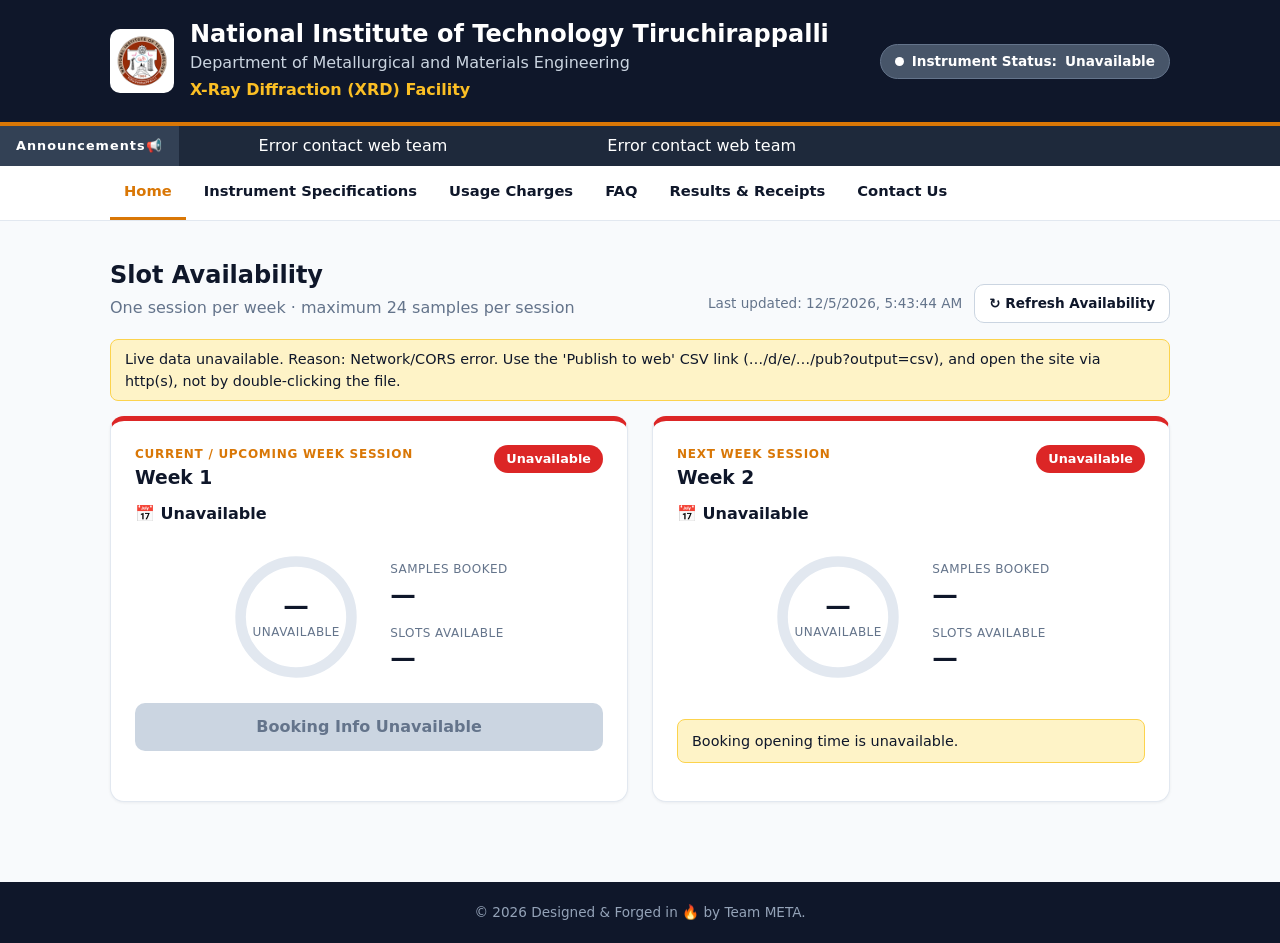
<file: index.html>
<!DOCTYPE html>
<html lang="en">
<head>
  <meta charset="UTF-8">
  <meta name="viewport" content="width=device-width, initial-scale=1">
  <!-- Security: restricts which domains the page may load scripts, styles, frames and data from -->
  <meta http-equiv="Content-Security-Policy" content="default-src 'self'; script-src 'self' https://docs.google.com; connect-src https://docs.google.com https://*.googleusercontent.com; style-src 'self' 'unsafe-inline' https://fonts.googleapis.com; font-src https://fonts.gstatic.com; img-src 'self' data:; object-src 'none'; base-uri 'self'; form-action 'none'">
  <meta name="referrer" content="strict-origin-when-cross-origin">
  <title>XRD Facility — Slot Booking</title>
  <meta name="description" content="Book X-ray Diffraction (XRD) analysis slots at the central research facility.">
  <meta name="theme-color" content="#0f172a">
  <!-- Social sharing preview (replace og:image with a full https:// URL after deployment) -->
  <meta property="og:type" content="website">
  <meta property="og:title" content="XRD Facility — Slot Booking">
  <meta property="og:description" content="Book X-ray Diffraction (XRD) analysis slots at the central research facility.">
  <meta property="og:image" content="assets/img/logo.png">
  <link rel="icon" href="assets/img/favicon.svg" type="image/svg+xml">
  <!-- Fonts: only the weights used on the site -->
  <link rel="preconnect" href="https://fonts.googleapis.com">
  <link rel="preconnect" href="https://fonts.gstatic.com" crossorigin>
  <link href="https://fonts.googleapis.com/css2?family=Inter:wght@400;600;700;800&display=swap" rel="stylesheet">
  <link rel="stylesheet" href="css/styles.css">
</head>
<body class="home-page">
  <!-- HEADER: logo, institute name and facility title (edit directly here; status badge is filled from the Google Sheet) -->
  <header class="site-header">
    <div class="container header-inner">
      <div class="brand">
        <img class="logo" src="assets/img/logo.png" width="64" height="64" alt="Institute logo">
        <div>
          <h1>National Institute of Technology Tiruchirappalli</h1>
          <p class="dept">Department of Metallurgical and Materials Engineering</p>
          <p class="facility">X-Ray Diffraction (XRD) Facility</p>
        </div>
      </div>
      <span id="statusPill" class="status-pill"><span class="dot"></span>Instrument Status: <span id="statusText">Loading…</span></span>
    </div>
  </header>

  <!-- ANNOUNCEMENT TICKER: text comes from the Alert_Message column (the 2nd span is a copy for a seamless loop) -->
  <div class="ticker" role="region" aria-label="Announcements">
    <span class="ticker-label">Announcements📢</span>
    <div class="ticker-viewport">
      <div class="ticker-track">
        <span id="tickerText"></span>
        <span id="tickerText2" aria-hidden="true"></span>
      </div>
    </div>
  </div>
  
  <!-- NAVIGATION -->
  <nav class="nav" aria-label="Main">
    <div class="container nav-inner">
      <button class="nav-toggle" type="button" aria-expanded="false" aria-controls="navLinks">☰ Menu</button>
      <ul id="navLinks" class="nav-links">
        <li><a href="index.html" aria-current="page">Home</a></li>
        <li><a href="instrument.html">Instrument Specifications</a></li>
        <li><a href="charges.html">Usage Charges</a></li>
        <li><a href="faq.html">FAQ</a></li>
        <li><a href="results.html">Results &amp; Receipts</a></li>
        <li><a href="contact.html">Contact Us</a></li>
      </ul>
    </div>
  </nav>

  <!-- MAIN CONTENT -->
  <main class="container">
    <!-- SLOT AVAILABILITY: the two cards are filled in by js/script.js -->
    <section aria-labelledby="availHeading">
      <div class="section-head">
        <div>
          <h2 id="availHeading">Slot Availability</h2>
          <p class="muted">One session per week · maximum 24 samples per session</p>
        </div>
        <div class="refresh">
          <span id="lastUpdated" class="muted">Last updated: —</span>
          <button id="refreshBtn" class="btn secondary" type="button">↻ Refresh Availability</button>
        </div>
      </div>
      <p id="demoNote" class="demo-note" hidden>Server unreachable</p>
      <div class="cards">
        <article id="card1" class="card session"></article>
        <article id="card2" class="card session"></article>
      </div>
    </section>

  </main>

  <!-- FOOTER -->
  <footer class="site-footer">
    <div class="container">&copy; <span id="year"></span> Designed & Forged in 🔥 by Team META.</div>
  </footer>

  <!-- PRE-BOOKING MODAL -->
  <div id="modal" class="modal" hidden>
    <div class="modal-box" role="dialog" aria-modal="true" aria-labelledby="modalTitle">
      <h3 id="modalTitle">Before you book</h3>
      <p class="muted">Please confirm all three items to continue to the booking form.</p>
      <label class="check"><input type="checkbox" class="confirm-check"> <span>My sample meets the dimension / powder fineness requirements (≤ 50 µm powder; flat solids within size limits).</span></label>
      <label class="check"><input type="checkbox" class="confirm-check"> <span>My sample is safe: non-corrosive, non-toxic, non-radioactive and non-volatile.</span></label>
      <label class="check"><input type="checkbox" class="confirm-check"> <span>I agree to physically drop off my sample before the stated deadline once my booking got confirmed.</span></label>
      <div class="modal-actions">
        <button id="cancelBtn" class="btn secondary" type="button">Cancel</button>
        <button id="proceedBtn" class="btn" type="button" disabled>Proceed to Booking Form</button>
      </div>
    </div>
  </div>

  <script src="js/nav.js" defer></script>
  <script src="js/script.js" defer></script>
</body>
</html>
</file>
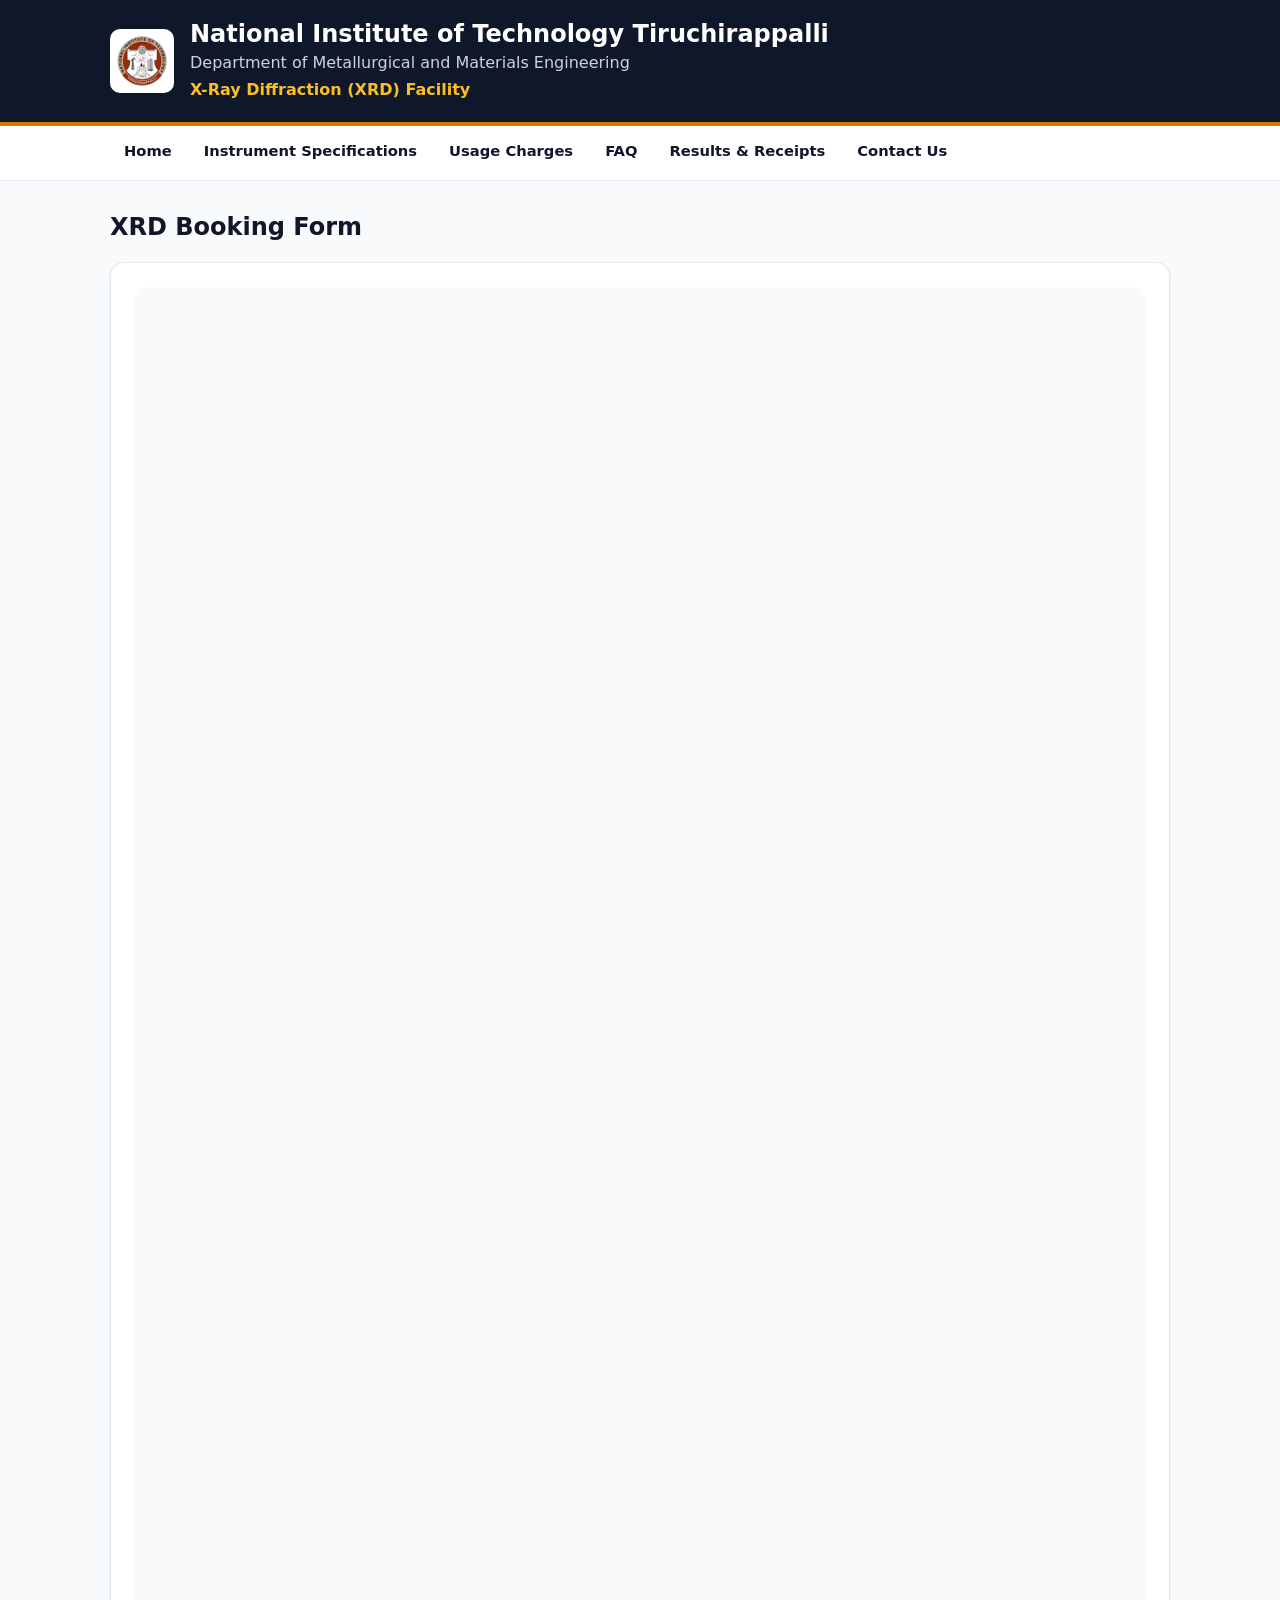
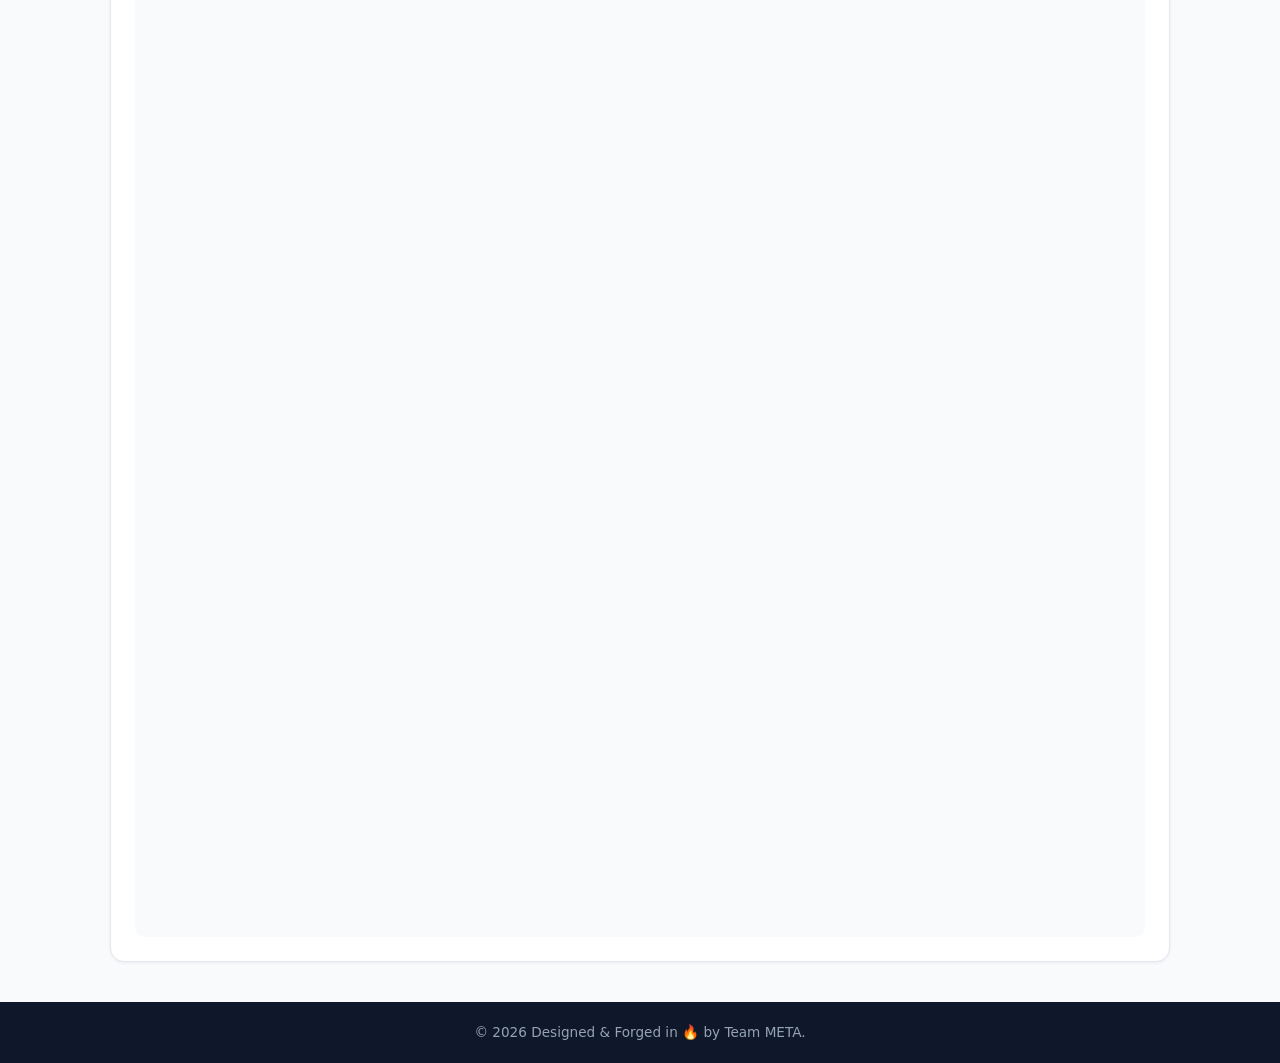
<file: booking.html>
<!DOCTYPE html>
<html lang="en">
<head>
  <meta charset="UTF-8">
  <meta name="viewport" content="width=device-width, initial-scale=1">
  <!-- Security: restricts which domains the page may load scripts, styles, frames and data from -->
  <meta http-equiv="Content-Security-Policy" content="default-src 'self'; script-src 'self'; style-src 'self' 'unsafe-inline' https://fonts.googleapis.com; font-src https://fonts.gstatic.com; img-src 'self' data:; frame-src https://forms.office.com https://forms.cloud.microsoft https://*.microsoft.com https://*.office.com https://login.microsoftonline.com; object-src 'none'; base-uri 'self'; form-action 'none'">
  <meta name="referrer" content="strict-origin-when-cross-origin">
  <title>Book a Session — XRD Facility</title>
  <meta name="description" content="XRD Online Form">
  <meta name="theme-color" content="#0f172a">
  <!-- Social sharing preview (replace og:image with a full https:// URL after deployment) -->
  <meta property="og:type" content="website">
  <meta property="og:title" content="Book a Session — XRD Facility">
  <meta property="og:description" content="XRD Online Form">
  <meta property="og:image" content="assets/img/logo.png">
  <link rel="icon" href="assets/img/favicon.svg" type="image/svg+xml">
  <!-- Fonts: only the weights used on the site -->
  <link rel="preconnect" href="https://fonts.googleapis.com">
  <link rel="preconnect" href="https://fonts.gstatic.com" crossorigin>
  <link href="https://fonts.googleapis.com/css2?family=Inter:wght@400;600;700;800&display=swap" rel="stylesheet">
  <link rel="stylesheet" href="css/styles.css">
</head>
<body>
  <!-- HEADER + NAV: keep identical on every page (edit institute text here) -->
  <header class="site-header">
    <div class="container header-inner">
      <div class="brand">
        <img class="logo" src="assets/img/logo.png" width="64" height="64" alt="Institute logo">
        <div>
          <h1>National Institute of Technology Tiruchirappalli</h1>
          <p class="dept">Department of Metallurgical and Materials Engineering</p>
          <p class="facility">X-Ray Diffraction (XRD) Facility</p>
        </div>
      </div>
    </div>
  </header>

  <!-- NAVIGATION -->
  <nav class="nav" aria-label="Main">
    <div class="container nav-inner">
      <button class="nav-toggle" type="button" aria-expanded="false" aria-controls="navLinks">☰ Menu</button>
      <ul id="navLinks" class="nav-links">
        <li><a href="index.html">Home</a></li>
        <li><a href="instrument.html">Instrument Specifications</a></li>
        <li><a href="charges.html">Usage Charges</a></li>
        <li><a href="faq.html">FAQ</a></li>
        <li><a href="results.html">Results &amp; Receipts</a></li>
        <li><a href="contact.html">Contact Us</a></li>
      </ul>
    </div>
  </nav>

  <!-- MAIN CONTENT -->
<main class="container">
  <div class="page-title">
    <h2>XRD Booking Form</h2>
  </div>

  <div class="card embed" id="bookingForm">
        <!-- Replace the src below with your Microsoft Form's embed URL (Share > Embed) -->
      <iframe
        src="https://forms.cloud.microsoft/Pages/ResponsePage.aspx?id=p1CEoozbM0yRKkQzEbIt24HXgw1mc2dHkZ3KvmFTnWJUMEdJVlhYQjRHWDNQUTNBRUtNTVdXV0xOVi4u&embed=true"
        width="100%" height="1800"
  frameborder="0" 
  marginwidth="0" 
  marginheight="0" 
  title="Transaction details form" loading="lazy"
  style="border:none; max-width:100%;"
  allowfullscreen
  webkitallowfullscreen 
  mozallowfullscreen 
  msallowfullscreen>
</iframe>
    </div> 
  </main>

  <!-- FOOTER -->
  <footer class="site-footer">
    <div class="container">&copy; <span id="year"></span> Designed & Forged in 🔥 by Team META.</div>
  </footer>
  <script src="js/nav.js" defer></script>
</body>
</html>
</file>
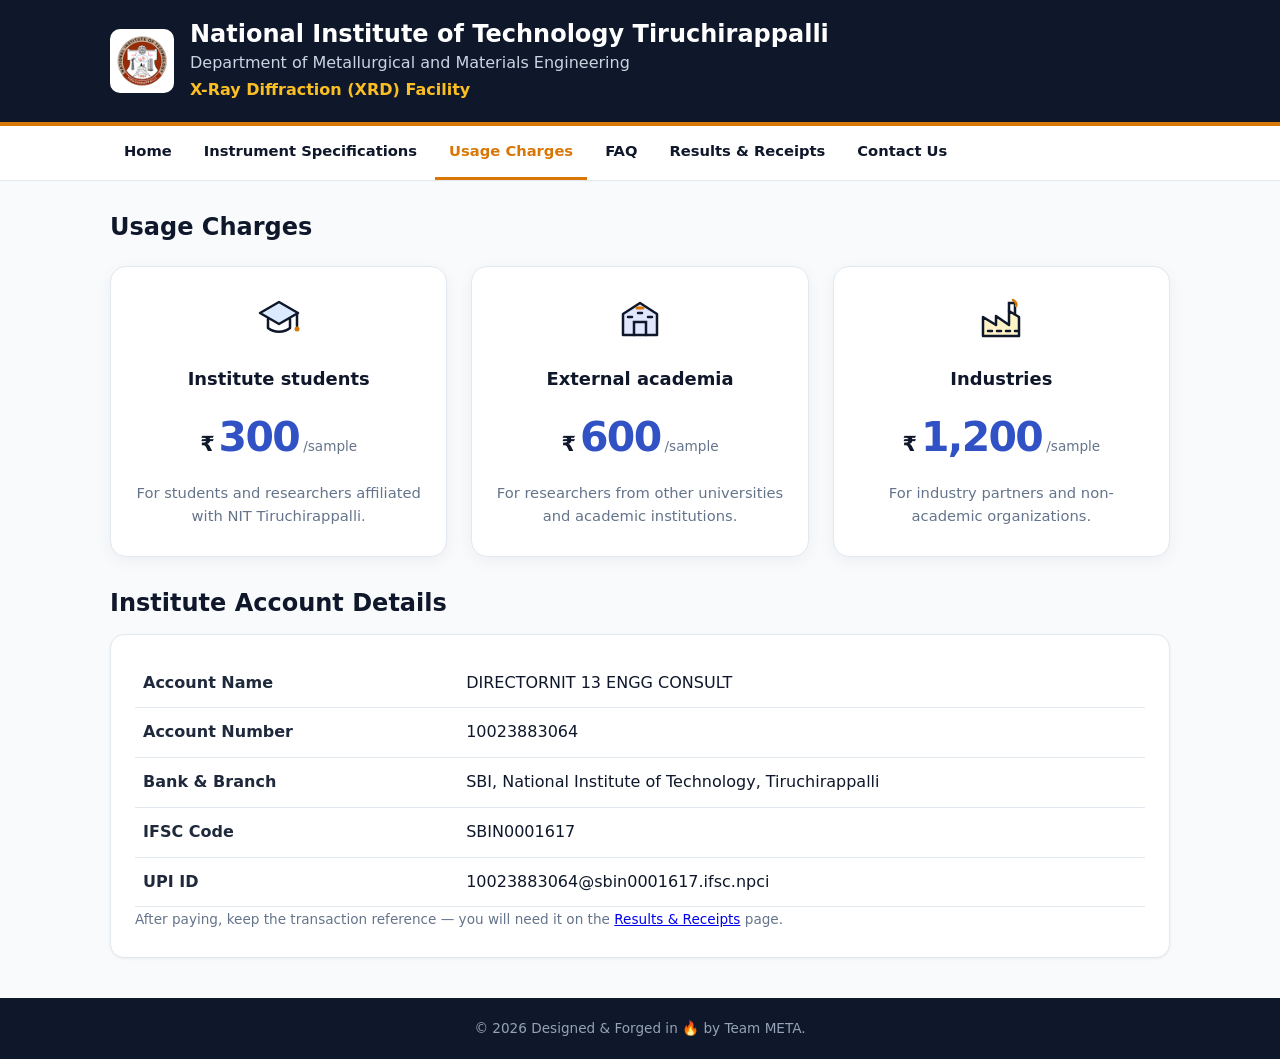
<file: charges.html>
<!DOCTYPE html>
<html lang="en">
<head>
  <meta charset="UTF-8">
  <meta name="viewport" content="width=device-width, initial-scale=1">
  <!-- Security: restricts which domains the page may load scripts, styles, frames and data from -->
  <meta http-equiv="Content-Security-Policy" content="default-src 'self'; script-src 'self'; style-src 'self' 'unsafe-inline' https://fonts.googleapis.com; font-src https://fonts.gstatic.com; img-src 'self' data:; object-src 'none'; base-uri 'self'; form-action 'none'">
  <meta name="referrer" content="strict-origin-when-cross-origin">
  <title>Usage Charges — XRD Facility</title>
  <meta name="description" content="Tariff and payment structure for XRD analysis.">
  <meta name="theme-color" content="#0f172a">
  <!-- Social sharing preview (replace og:image with a full https:// URL after deployment) -->
  <meta property="og:type" content="website">
  <meta property="og:title" content="Usage Charges — XRD Facility">
  <meta property="og:description" content="Tariff and payment structure for XRD analysis.">
  <meta property="og:image" content="assets/img/logo.png">
  <link rel="icon" href="assets/img/favicon.svg" type="image/svg+xml">
  <!-- Fonts: only the weights used on the site -->
  <link rel="preconnect" href="https://fonts.googleapis.com">
  <link rel="preconnect" href="https://fonts.gstatic.com" crossorigin>
  <link href="https://fonts.googleapis.com/css2?family=Inter:wght@400;600;700;800&display=swap" rel="stylesheet">
  <link rel="stylesheet" href="css/styles.css">
</head>
<body>
  <!-- HEADER + NAV: keep identical on every page (edit institute text here) -->
  <header class="site-header">
    <div class="container header-inner">
      <div class="brand">
        <img class="logo" src="assets/img/logo.png" width="64" height="64" alt="Institute logo">
        <div>
          <h1>National Institute of Technology Tiruchirappalli</h1>
          <p class="dept">Department of Metallurgical and Materials Engineering</p>
          <p class="facility">X-Ray Diffraction (XRD) Facility</p>
        </div>
      </div>
    </div>
  </header>

  <!-- NAVIGATION -->
  <nav class="nav" aria-label="Main">
    <div class="container nav-inner">
      <button class="nav-toggle" type="button" aria-expanded="false" aria-controls="navLinks">☰ Menu</button>
      <ul id="navLinks" class="nav-links">
        <li><a href="index.html">Home</a></li>
        <li><a href="instrument.html">Instrument Specifications</a></li>
        <li><a href="charges.html" aria-current="page">Usage Charges</a></li>
        <li><a href="faq.html">FAQ</a></li>
        <li><a href="results.html">Results &amp; Receipts</a></li>
        <li><a href="contact.html">Contact Us</a></li>
      </ul>
    </div>
  </nav>

  <!-- MAIN CONTENT -->
  <main class="container">
    <div class="page-title">
      <h2>Usage Charges</h2>
    </div>

    <section class="pricing-grid" aria-label="Usage charges per sample">
      <article class="pricing-card">
        <svg class="pricing-icon" viewBox="0 0 48 48" aria-hidden="true">
          <path d="M5 18 24 7l19 11-19 11L5 18Z" fill="#dbeafe" stroke="currentColor" stroke-width="2.5" stroke-linejoin="round"/>
          <path d="M13 24v9c6 5 16 5 22 0v-9M42 19v12" fill="none" stroke="currentColor" stroke-width="2.5" stroke-linecap="round" stroke-linejoin="round"/>
          <circle cx="42" cy="34" r="2.5" fill="#d97706"/>
        </svg>
        <h3>Institute students</h3>
        <p class="pricing-amount"><span class="currency">₹</span><strong>300</strong><span class="per-sample">/sample</span></p>
        <p class="pricing-description">For students and researchers affiliated with NIT Tiruchirappalli.</p>
      </article>

      <article class="pricing-card">
        <svg class="pricing-icon" viewBox="0 0 48 48" aria-hidden="true">
          <path d="M7 40V19L24 8l17 11v21H7Z" fill="#e0e7ff" stroke="currentColor" stroke-width="2.5" stroke-linejoin="round"/>
          <path d="M18 40V27h12v13M12 22h4m16 0h4M22 18h4" fill="none" stroke="currentColor" stroke-width="2.5" stroke-linecap="round"/>
          <path d="M21 13h6" stroke="#d97706" stroke-width="3" stroke-linecap="round"/>
        </svg>
        <h3>External academia</h3>
        <p class="pricing-amount"><span class="currency">₹</span><strong>600</strong><span class="per-sample">/sample</span></p>
        <p class="pricing-description">For researchers from other universities and academic institutions.</p>
      </article>

      <article class="pricing-card">
        <svg class="pricing-icon" viewBox="0 0 48 48" aria-hidden="true">
          <path d="M6 41V22l13 8V21l13 9V16l10 6v19H6Z" fill="#fef3c7" stroke="currentColor" stroke-width="2.5" stroke-linejoin="round"/>
          <path d="M11 36h4m5 0h4m5 0h4m5 0h2M32 16V8h6v11" fill="none" stroke="currentColor" stroke-width="2.5" stroke-linecap="round"/>
          <path d="M36 5c3 2 4 4 3 6" fill="none" stroke="#d97706" stroke-width="2.5" stroke-linecap="round"/>
        </svg>
        <h3>Industries</h3>
        <p class="pricing-amount"><span class="currency">₹</span><strong>1,200</strong><span class="per-sample">/sample</span></p>
        <p class="pricing-description">For industry partners and non-academic organizations.</p>
      </article>
    </section>
    <section class="payment-section" id="payment" aria-labelledby="paymentHeading">
      <h2 id="paymentHeading">Institute Account Details</h2>
      <div class="two-col">
        <div class="card specs">
          <table><tbody>
            <tr><th scope="row">Account Name</th><td>DIRECTORNIT 13 ENGG CONSULT</td></tr>
            <tr><th scope="row">Account Number</th><td>10023883064</td></tr>
            <tr><th scope="row">Bank &amp; Branch</th><td>SBI, National Institute of Technology, Tiruchirappalli</td></tr>
            <tr><th scope="row">IFSC Code</th><td>SBIN0001617</td></tr>
            <tr><th scope="row">UPI ID</th><td>10023883064@sbin0001617.ifsc.npci</td></tr>
          </tbody></table>
          <p class="muted small">After paying, keep the transaction reference — you will need it on the <a href="results.html">Results &amp; Receipts</a> page.</p>
        </div>
      </div>
    </section>
  </main>

  <!-- FOOTER -->
  <footer class="site-footer">
    <div class="container">&copy; <span id="year"></span> Designed & Forged in 🔥 by Team META.</div>
  </footer>
  <script src="js/nav.js" defer></script>
</body>
</html>
</file>
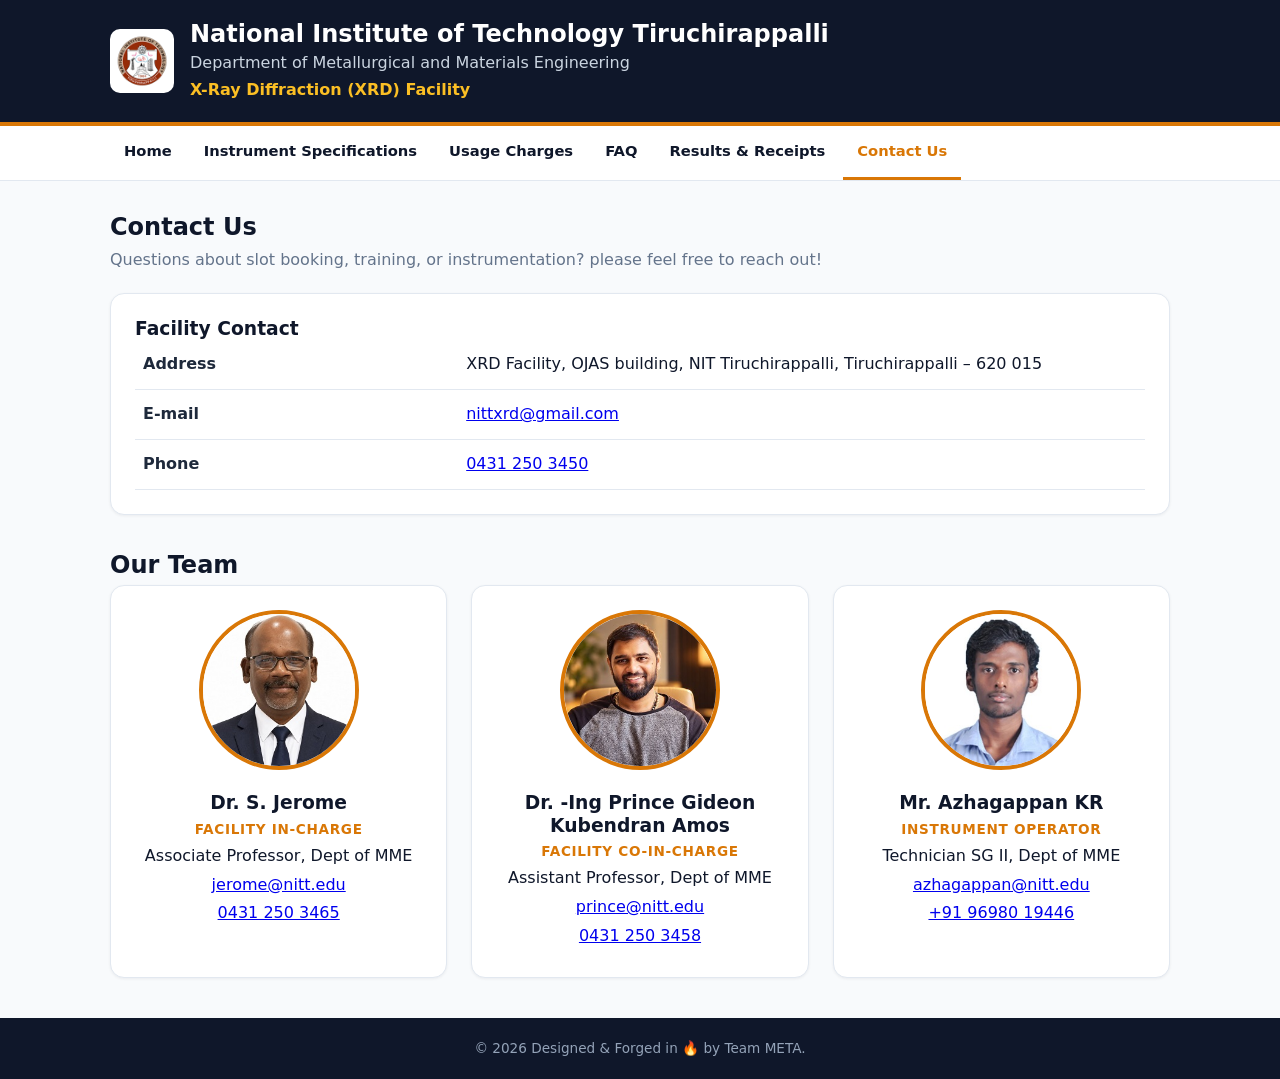
<file: contact.html>
<!DOCTYPE html>
<html lang="en">
<head>
  <meta charset="UTF-8">
  <meta name="viewport" content="width=device-width, initial-scale=1">
  <!-- Security: restricts which domains the page may load scripts, styles, frames and data from -->
  <meta http-equiv="Content-Security-Policy" content="default-src 'self'; script-src 'self'; style-src 'self' 'unsafe-inline' https://fonts.googleapis.com; font-src https://fonts.gstatic.com; img-src 'self' data:; object-src 'none'; base-uri 'self'; form-action 'none'">
  <meta name="referrer" content="strict-origin-when-cross-origin">
  <title>Contact Us — XRD Facility</title>
  <meta name="description" content="Contact details of the XRD facility in-charge and operator.">
  <meta name="theme-color" content="#0f172a">
  <!-- Social sharing preview (replace og:image with a full https:// URL after deployment) -->
  <meta property="og:type" content="website">
  <meta property="og:title" content="Contact Us — XRD Facility">
  <meta property="og:description" content="Contact details of the XRD facility in-charge and operator.">
  <meta property="og:image" content="assets/img/logo.png">
  <link rel="icon" href="assets/img/favicon.svg" type="image/svg+xml">
  <!-- Fonts: only the weights used on the site -->
  <link rel="preconnect" href="https://fonts.googleapis.com">
  <link rel="preconnect" href="https://fonts.gstatic.com" crossorigin>
  <link href="https://fonts.googleapis.com/css2?family=Inter:wght@400;600;700;800&display=swap" rel="stylesheet">
  <link rel="stylesheet" href="css/styles.css">
</head>
<body>
  <!-- HEADER + NAV: keep identical on every page (edit institute text here) -->
  <header class="site-header">
    <div class="container header-inner">
      <div class="brand">
        <img class="logo" src="assets/img/logo.png" width="64" height="64" alt="Institute logo">
        <div>
          <h1>National Institute of Technology Tiruchirappalli</h1>
          <p class="dept">Department of Metallurgical and Materials Engineering</p>
          <p class="facility">X-Ray Diffraction (XRD) Facility</p>
        </div>
      </div>
    </div>
  </header>

  <!-- NAVIGATION -->
  <nav class="nav" aria-label="Main">
    <div class="container nav-inner">
      <button class="nav-toggle" type="button" aria-expanded="false" aria-controls="navLinks">☰ Menu</button>
      <ul id="navLinks" class="nav-links">
        <li><a href="index.html">Home</a></li>
        <li><a href="instrument.html">Instrument Specifications</a></li>
        <li><a href="charges.html">Usage Charges</a></li>
        <li><a href="faq.html">FAQ</a></li>
        <li><a href="results.html">Results &amp; Receipts</a></li>
        <li><a href="contact.html" aria-current="page">Contact Us</a></li>
      </ul>
    </div>
  </nav>

  <!-- MAIN CONTENT -->
  <main class="container">
    <div class="page-title">
      <h2>Contact Us</h2>
      <p>Questions about slot booking, training, or instrumentation? please feel free to reach out!</p>
    </div>

    <div class="card specs">
      <h3>Facility Contact</h3>
      <table><tbody>
        <tr><th scope="row">Address</th><td>XRD Facility, OJAS building, NIT Tiruchirappalli, Tiruchirappalli – 620 015</td></tr>
        <tr><th scope="row">E-mail</th><td><a href="mailto:nittxrd@gmail.com">nittxrd@gmail.com</a></td></tr>
        <tr><th scope="row">Phone</th><td><a href="tel:04312503450">0431 250 3450</a></td></tr>
      </tbody></table>
    </div>

    <h2 class="mt-36">Our Team</h2>
    <div class="people">
      <!-- Replace the img src with real photos,       keep the file names photo1.jpg / photo2.jpg in assets/img/ (square photos work best) -->
      <article class="card person">
        <img src="assets/img/photo1.jpg" width="160" height="160" loading="lazy" alt="Photo of the facility in-charge">
        <h3>Dr. S. Jerome</h3>
        <p class="role">Facility In-charge</p>
        <p>Associate Professor, Dept of MME</p>
        <p><a href="mailto:jerome@nitt.edu">jerome@nitt.edu</a></p>
        <p><a href="tel:04312503465">0431 250 3465</a></p>
      </article>
      <article class="card person">
        <img src="assets/img/photo2.jpg" width="160" height="160" loading="lazy" alt="Photo of the facility Co-in-charge">
        <h3>Dr. -Ing Prince Gideon Kubendran Amos</h3>
        <p class="role">Facility Co-In-charge</p>
        <p>Assistant Professor, Dept of MME</p>
        <p><a href="mailto:prince@nitt.edu">prince@nitt.edu</a></p>
        <p><a href="tel:04312503458">0431 250 3458</a></p>
      </article>
      <article class="card person">
        <img src="assets/img/photo3.jpg" width="160" height="160" loading="lazy" alt="Photo of the instrument operator">
        <h3>Mr. Azhagappan KR</h3>
        <p class="role">Instrument Operator</p>
        <p>Technician SG II, Dept of MME</p>
        <p><a href="mailto:azhagappan@nitt.edu">azhagappan@nitt.edu</a></p>
        <p><a href="tel:+919698019446">+91 96980 19446</a></p>
      </article>
    </div>
  </main>

  <!-- FOOTER -->
  <footer class="site-footer">
    <div class="container">&copy; <span id="year"></span> Designed & Forged in 🔥 by Team META.</div>
  </footer>
  <script src="js/nav.js" defer></script>
</body>
</html>
</file>
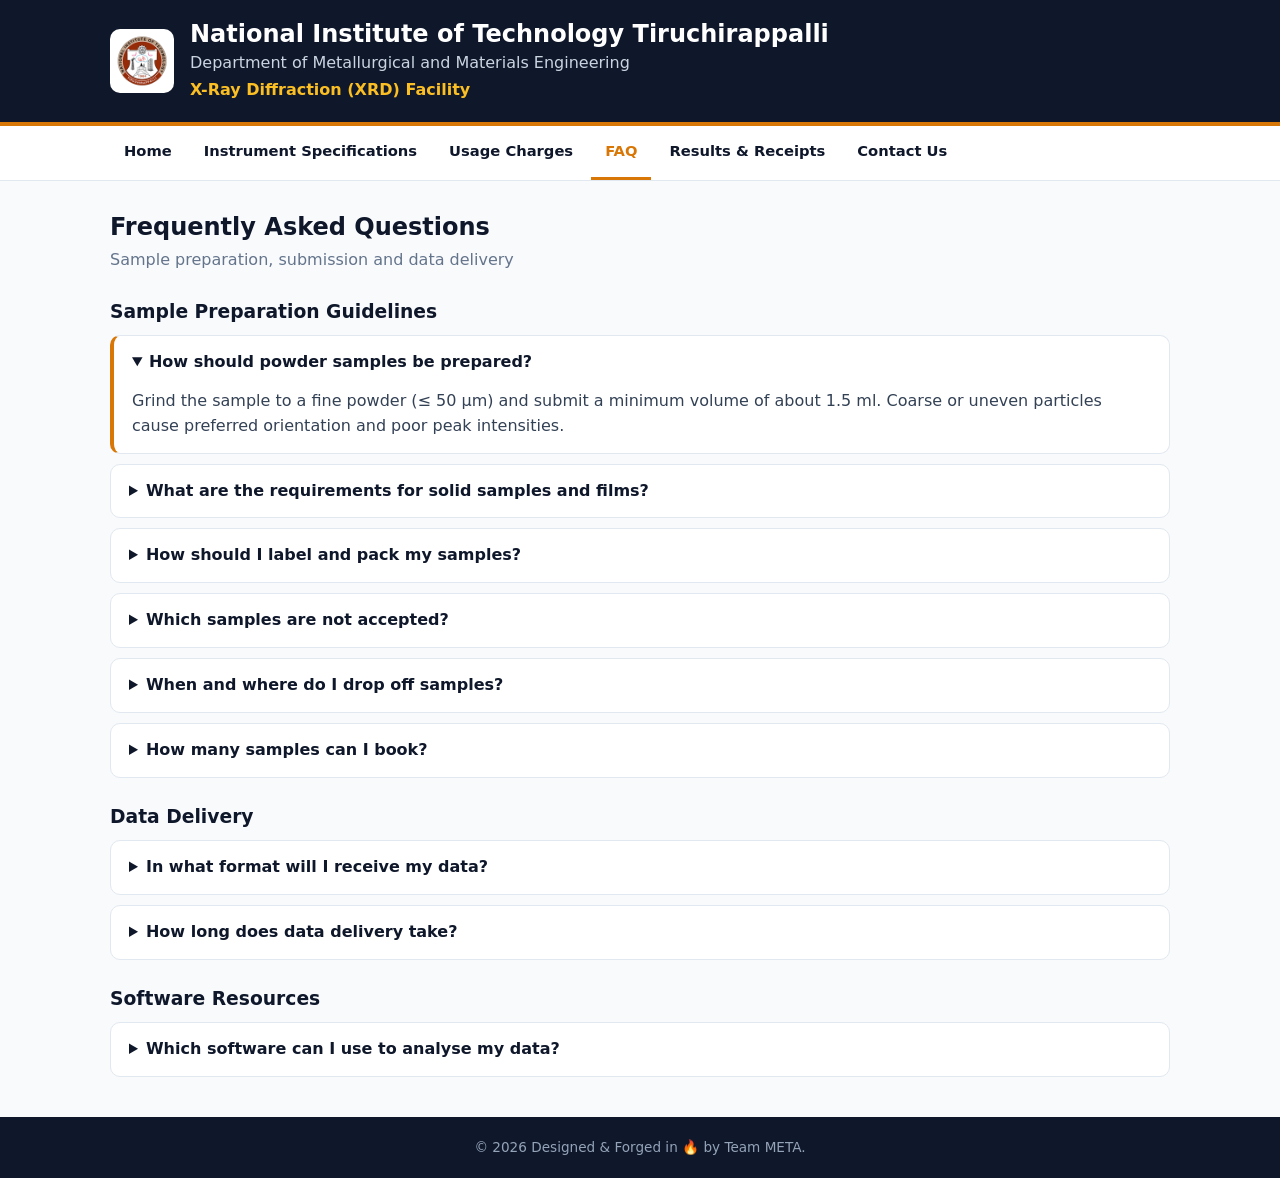
<file: faq.html>
<!DOCTYPE html>
<html lang="en">
<head>
  <meta charset="UTF-8">
  <meta name="viewport" content="width=device-width, initial-scale=1">
  <!-- Security: restricts which domains the page may load scripts, styles, frames and data from -->
  <meta http-equiv="Content-Security-Policy" content="default-src 'self'; script-src 'self'; style-src 'self' 'unsafe-inline' https://fonts.googleapis.com; font-src https://fonts.gstatic.com; img-src 'self' data:; object-src 'none'; base-uri 'self'; form-action 'none'">
  <meta name="referrer" content="strict-origin-when-cross-origin">
  <title>FAQ — XRD Facility</title>
  <meta name="description" content="Frequently asked questions: sample preparation, data delivery and software.">
  <meta name="theme-color" content="#0f172a">
  <!-- Social sharing preview (replace og:image with a full https:// URL after deployment) -->
  <meta property="og:type" content="website">
  <meta property="og:title" content="FAQ — XRD Facility">
  <meta property="og:description" content="Frequently asked questions: sample preparation, data delivery and software.">
  <meta property="og:image" content="assets/img/logo.png">
  <link rel="icon" href="assets/img/favicon.svg" type="image/svg+xml">
  <!-- Fonts: only the weights used on the site -->
  <link rel="preconnect" href="https://fonts.googleapis.com">
  <link rel="preconnect" href="https://fonts.gstatic.com" crossorigin>
  <link href="https://fonts.googleapis.com/css2?family=Inter:wght@400;600;700;800&display=swap" rel="stylesheet">
  <link rel="stylesheet" href="css/styles.css">
</head>
<body>
  <!-- HEADER + NAV: keep identical on every page (edit institute text here) -->
  <header class="site-header">
    <div class="container header-inner">
      <div class="brand">
        <img class="logo" src="assets/img/logo.png" width="64" height="64" alt="Institute logo">
        <div>
          <h1>National Institute of Technology Tiruchirappalli</h1>
          <p class="dept">Department of Metallurgical and Materials Engineering</p>
          <p class="facility">X-Ray Diffraction (XRD) Facility</p>
        </div>
      </div>
    </div>
  </header>

  <!-- NAVIGATION -->
  <nav class="nav" aria-label="Main">
    <div class="container nav-inner">
      <button class="nav-toggle" type="button" aria-expanded="false" aria-controls="navLinks">☰ Menu</button>
      <ul id="navLinks" class="nav-links">
        <li><a href="index.html">Home</a></li>
        <li><a href="instrument.html">Instrument Specifications</a></li>
        <li><a href="charges.html">Usage Charges</a></li>
        <li><a href="faq.html" aria-current="page">FAQ</a></li>
        <li><a href="results.html">Results &amp; Receipts</a></li>
        <li><a href="contact.html">Contact Us</a></li>
      </ul>
    </div>
  </nav>

  <!-- MAIN CONTENT -->
  <main class="container">
    <div class="page-title">
      <h2>Frequently Asked Questions</h2>
      <p>Sample preparation, submission and data delivery</p>
    </div>

    <div class="faq">
      <h3 class="faq-group">Sample Preparation Guidelines</h3>
      <details open>
        <summary>How should powder samples be prepared?</summary>
        <p>Grind the sample to a fine powder (≤ 50 µm) and submit a minimum volume of about 1.5 ml. Coarse or uneven particles cause preferred orientation and poor peak intensities.</p>
      </details>
      <details>
        <summary>What are the requirements for solid samples and films?</summary>
        <p>The surface must be flat and well polished, up to 20 mm × 20 mm with thickness ≤ 5 mm.</p>
      </details>
      <details>
        <summary>How should I label and pack my samples?</summary>
        <p>Pack each sample in a ziplock pouch labelled with the <strong>Applicant Name</strong> exactly as entered in the booking form.</p>
      </details>
      <details>
        <summary>Which samples are not accepted?</summary>
        <p>Corrosive, toxic, radioactive, volatile or hygroscopic-unsealed materials are not accepted.</p>
      </details>
      <details>
        <summary>When and where do I drop off samples?</summary>
        <p>Submit samples physically at the facility before the deadline mentioned in the confirmation e-mail. Late samples roll over to the next session.</p>
      </details>
      <details>
        <summary>How many samples can I book?</summary>
        <p>Each session is capped at 24 samples, so a per-user limit applies to keep slots fair for everyone.</p>
      </details>

      <h3 class="faq-group">Data Delivery</h3>
      <details>
        <summary>In what format will I receive my data?</summary>
        <p>Raw data is supplied as <code>.raw</code> and <code>.txt</code> (2θ vs. intensity) files.</p>
      </details>
      <details>
        <summary>How long does data delivery take?</summary>
        <p>Data is e-mailed to the address given in the booking form, normally within 1–2 working days after the session.</p>
      </details>

      <h3 class="faq-group">Software Resources</h3>
      <details>
        <summary>Which software can I use to analyse my data?</summary>
        <ul>
          <li><strong>Origin / Excel</strong> — plotting the .txt data.</li>
          <li><strong>VESTA</strong> — visualising crystal structures.</li>
          <li><strong>Match! / HighScore / Profex</strong> — phase identification.</li>
          <li><strong>FullProf / GSAS-II</strong> — Rietveld refinement.</li>
        </ul>
      </details>
    </div>
  </main>

  <!-- FOOTER -->
  <footer class="site-footer">
    <div class="container">&copy; <span id="year"></span> Designed & Forged in 🔥 by Team META.</div>
  </footer>
  <script src="js/nav.js" defer></script>
</body>
</html>
</file>
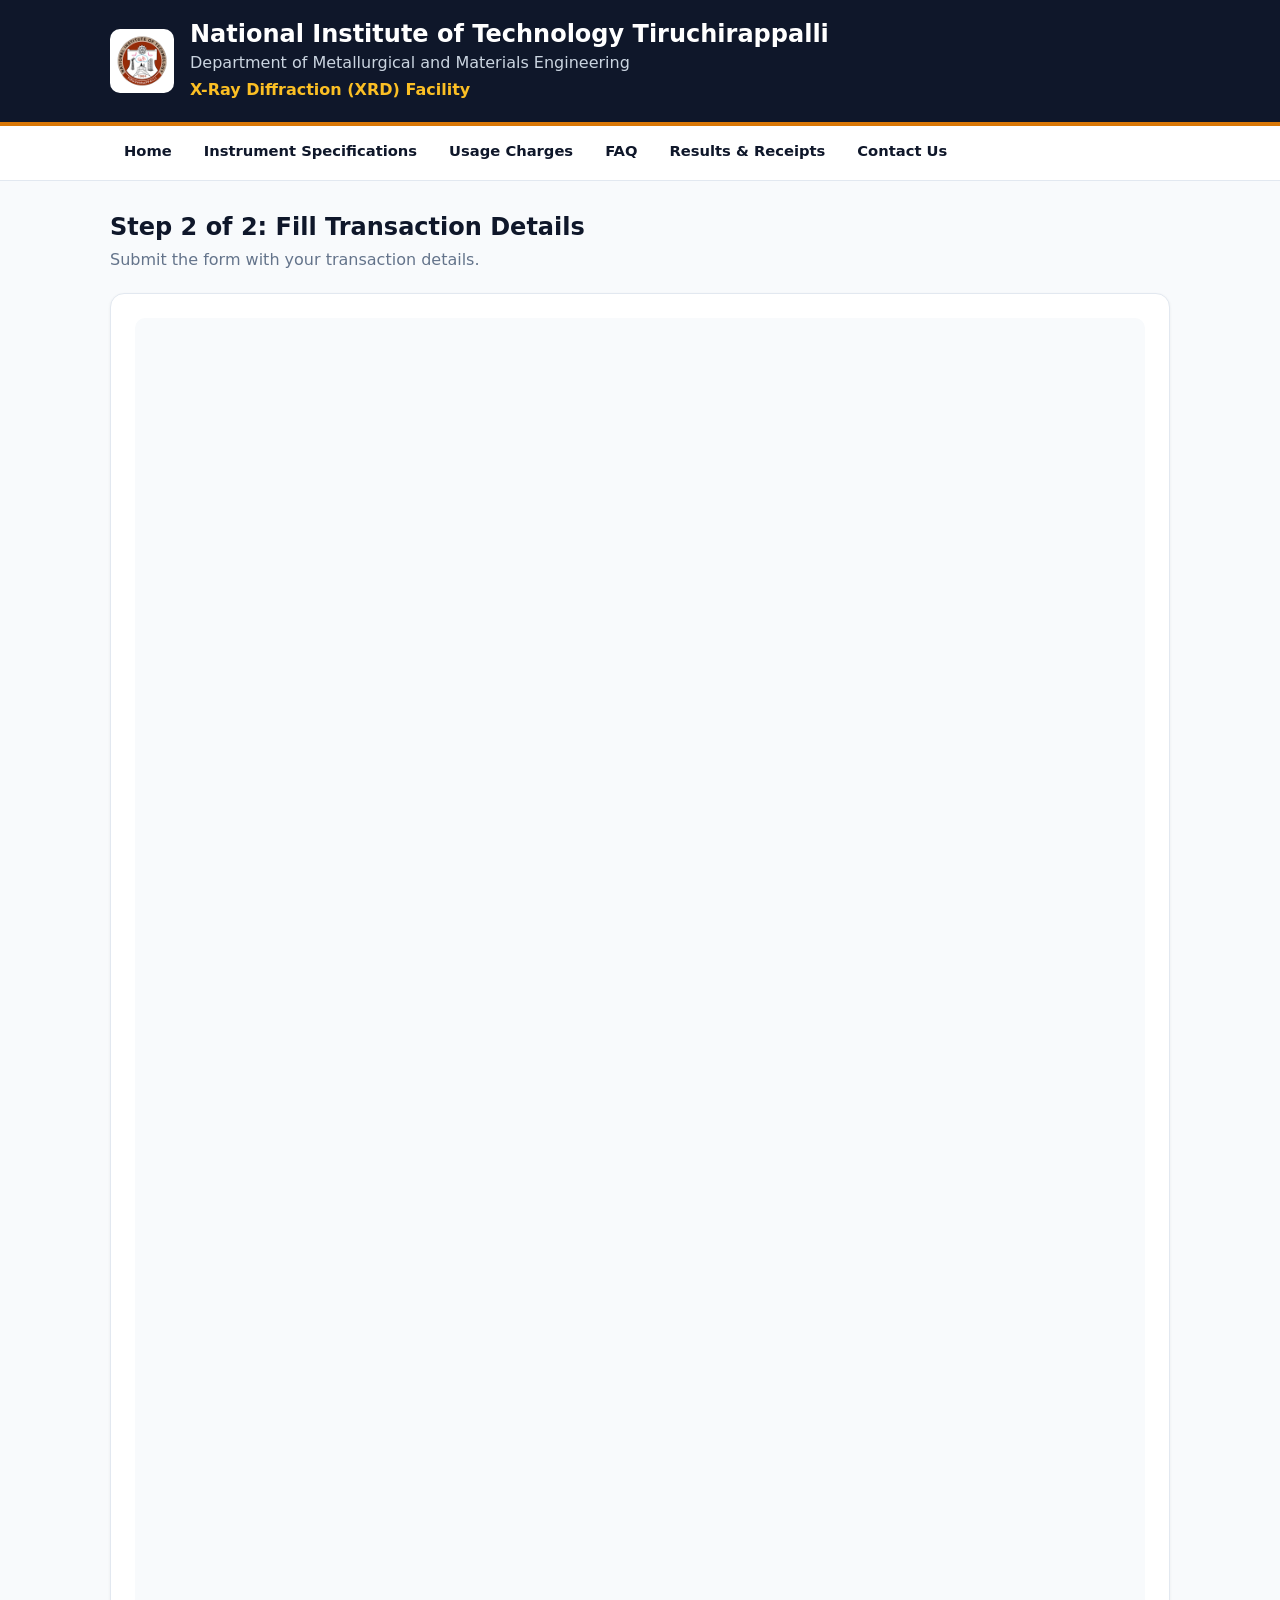
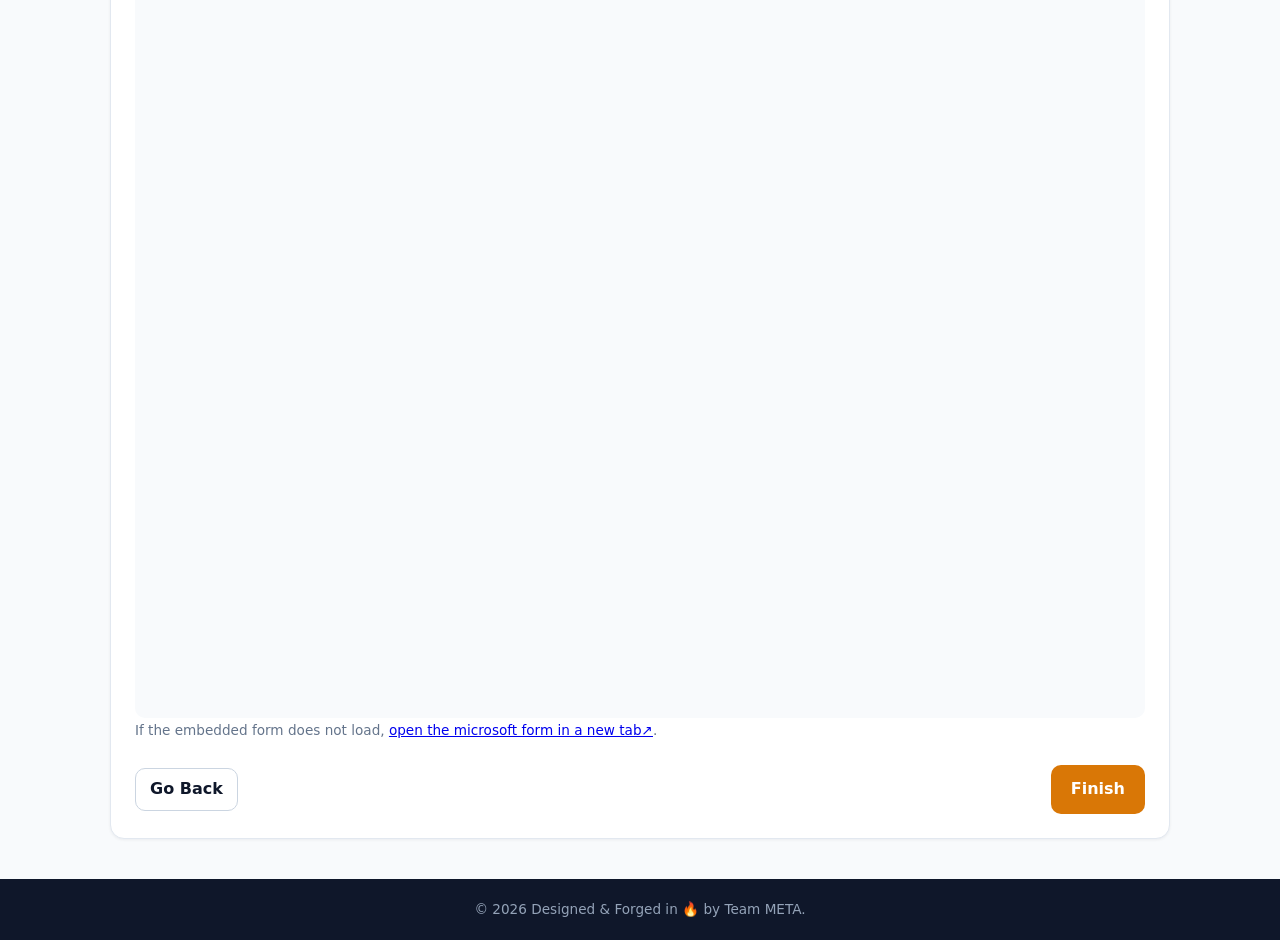
<file: forms.html>
<!DOCTYPE html>
<html lang="en">
<head>
  <meta charset="UTF-8">
  <meta name="viewport" content="width=device-width, initial-scale=1">
  <meta http-equiv="Content-Security-Policy" content="default-src 'self'; script-src 'self'; style-src 'self' 'unsafe-inline' https://fonts.googleapis.com; font-src https://fonts.gstatic.com; img-src 'self' data:; frame-src https://forms.office.com https://forms.cloud.microsoft https://*.microsoft.com https://*.office.com https://login.microsoftonline.com; object-src 'none'; base-uri 'self'; form-action 'none'">
  <meta name="referrer" content="strict-origin-when-cross-origin">
  <meta name="robots" content="noindex">
  <title>Transaction Details — XRD Facility</title>
  <meta name="description" content="Submit transaction details for your XRD results request.">
  <meta name="theme-color" content="#0f172a">
  <link rel="icon" href="assets/img/favicon.svg" type="image/svg+xml">
  <link rel="preconnect" href="https://fonts.googleapis.com">
  <link rel="preconnect" href="https://fonts.gstatic.com" crossorigin>
  <link href="https://fonts.googleapis.com/css2?family=Inter:wght@400;600;700;800&display=swap" rel="stylesheet">
  <link rel="stylesheet" href="css/styles.css">
</head>
<body>
  <header class="site-header">
    <div class="container header-inner">
      <div class="brand">
        <img class="logo" src="assets/img/logo.png" width="64" height="64" alt="Institute logo">
        <div>
          <h1>National Institute of Technology Tiruchirappalli</h1>
          <p class="dept">Department of Metallurgical and Materials Engineering</p>
          <p class="facility">X-Ray Diffraction (XRD) Facility</p>
        </div>
      </div>
    </div>
  </header>

  <nav class="nav" aria-label="Main">
    <div class="container nav-inner">
      <button class="nav-toggle" type="button" aria-expanded="false" aria-controls="navLinks">☰ Menu</button>
      <ul id="navLinks" class="nav-links">
        <li><a href="index.html">Home</a></li>
        <li><a href="instrument.html">Instrument Specifications</a></li>
        <li><a href="charges.html">Usage Charges</a></li>
        <li><a href="faq.html">FAQ</a></li>
        <li><a href="results.html">Results &amp; Receipts</a></li>
        <li><a href="contact.html">Contact Us</a></li>
      </ul>
    </div>
  </nav>

  <main class="container">
    <div class="page-title">
      <h2>Step 2 of 2: Fill Transaction Details</h2>
      <p> Submit the form with your transaction details.</p>
    </div>
    <div class="card embed" id="txnForm">
      <!-- Replace the iframe URL with your Microsoft Form's embed URL if the form changes. -->
      <iframe
        src="https://forms.cloud.microsoft/Pages/ResponsePage.aspx?id=p1CEoozbM0yRKkQzEbIt24HXgw1mc2dHkZ3KvmFTnWJUQzRLRjNVOTdNMzNFUEhDMjIwOTBKN0MyMy4u&amp;embed=true"
        title="Transaction details form" loading="lazy" allowfullscreen></iframe>
      <p class="muted small">If the embedded form does not load, <a href="https://forms.cloud.microsoft/r/tu2kG27AsG" target="_blank" rel="noopener noreferrer">open the microsoft form in a new tab↗</a>.</p>
      <div class="flow-actions">
        <a class="btn secondary" href="upload.html">Go Back</a>
        <button class="btn" id="finishResults" type="button">Finish</button>
      </div>
    </div>
  </main>

  <dialog class="modal-box flow-dialog" id="finishDialog" aria-labelledby="finishTitle" aria-describedby="finishMessage">
    <h3 id="finishTitle">Before you finish</h3>
    <p>Please make sure you have submitted the correct and valid payment screenshot, transaction details in this forms.</p>
    <p id="finishMessage">The results will be emailed post verification of the submitted details within one working day.</p>
    <div class="modal-actions">
      <form method="dialog"><button class="btn secondary" type="submit">Go back</button></form>
      <a class="btn" href="index.html">OK, return home</a>
    </div>
  </dialog>

  <footer class="site-footer">
    <div class="container">&copy; <span id="year"></span> Designed &amp; Forged in 🔥 by Team META.</div>
  </footer>
  <script src="js/nav.js" defer></script>
  <script src="js/results-flow.js" defer></script>
</body>
</html>
</file>
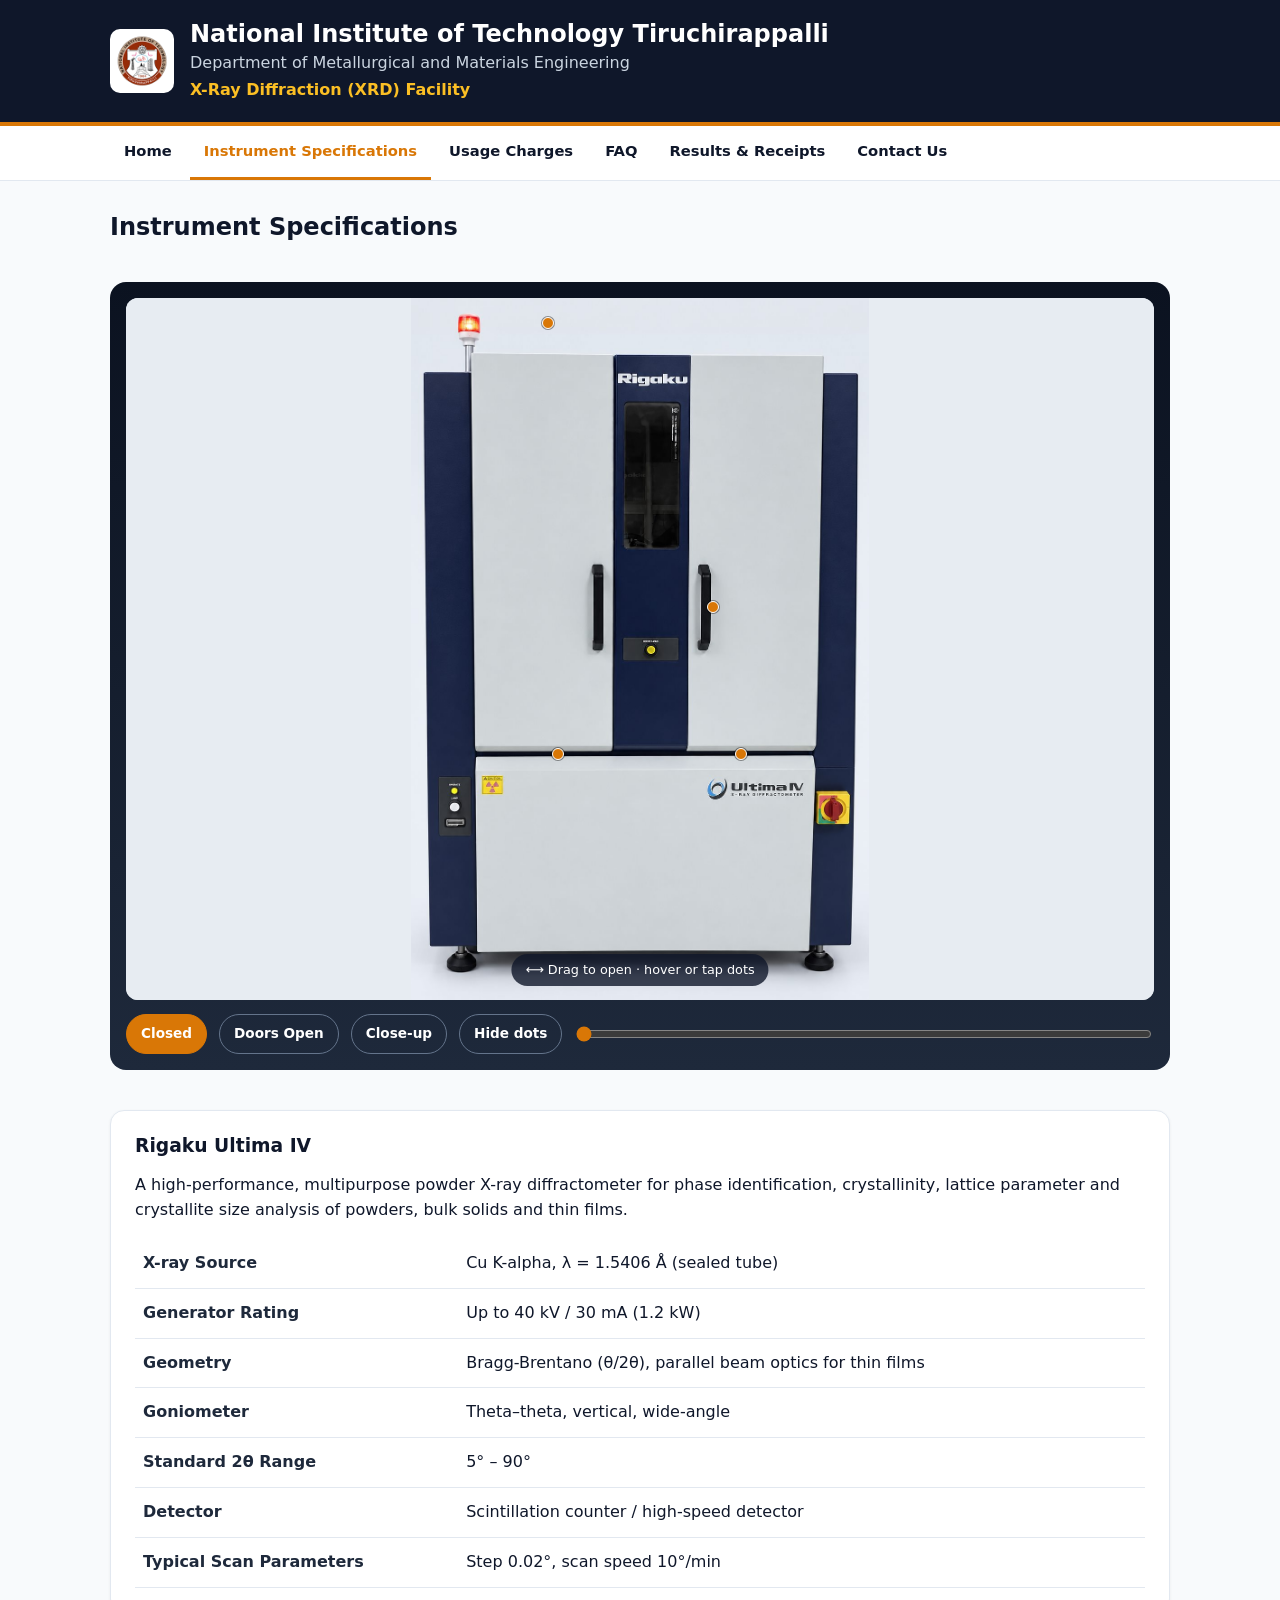
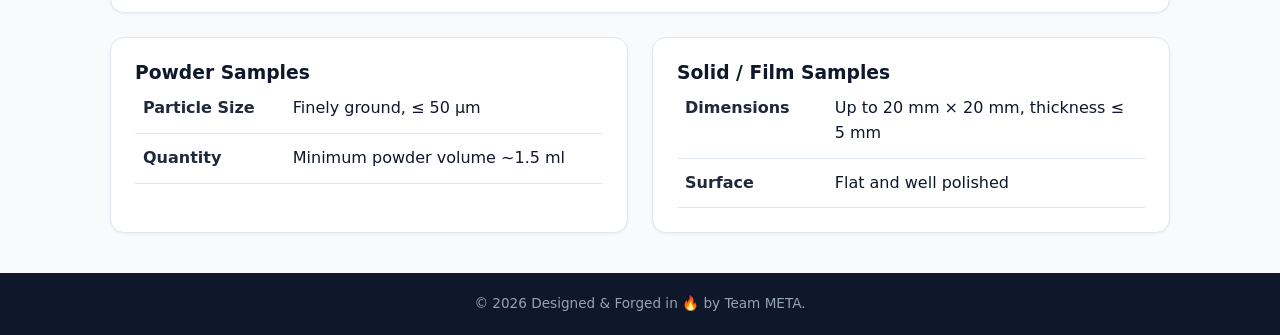
<file: instrument.html>
<!DOCTYPE html>
<html lang="en">
<head>
  <meta charset="UTF-8">
  <meta name="viewport" content="width=device-width, initial-scale=1">
  <!-- Security: restricts which domains the page may load scripts, styles, frames and data from -->
  <meta http-equiv="Content-Security-Policy" content="default-src 'self'; script-src 'self'; style-src 'self' 'unsafe-inline' https://fonts.googleapis.com; font-src https://fonts.gstatic.com; img-src 'self' data:; object-src 'none'; base-uri 'self'; form-action 'none'">
  <meta name="referrer" content="strict-origin-when-cross-origin">
  <title>Instrument Specifications — XRD Facility</title>
  <meta name="description" content="Specifications of the Rigaku Ultima IV X-ray diffractometer and sample requirements.">
  <meta name="theme-color" content="#0f172a">
  <!-- Social sharing preview (replace og:image with a full https:// URL after deployment) -->
  <meta property="og:type" content="website">
  <meta property="og:title" content="Instrument Specifications — XRD Facility">
  <meta property="og:description" content="Specifications of the Rigaku Ultima IV X-ray diffractometer and sample requirements.">
  <meta property="og:image" content="assets/img/logo.png">
  <link rel="icon" href="assets/img/favicon.svg" type="image/svg+xml">
  <!-- Fonts: only the weights used on the site -->
  <link rel="preconnect" href="https://fonts.googleapis.com">
  <link rel="preconnect" href="https://fonts.gstatic.com" crossorigin>
  <link href="https://fonts.googleapis.com/css2?family=Inter:wght@400;600;700;800&display=swap" rel="stylesheet">
  <link rel="stylesheet" href="css/styles.css">
  <link rel="stylesheet" href="css/viewer.css">
</head>
<body>
  <!-- HEADER + NAV: keep identical on every page (edit institute text here) -->
  <header class="site-header">
    <div class="container header-inner">
      <div class="brand">
        <img class="logo" src="assets/img/logo.png" width="64" height="64" alt="Institute logo">
        <div>
          <h1>National Institute of Technology Tiruchirappalli</h1>
          <p class="dept">Department of Metallurgical and Materials Engineering</p>
          <p class="facility">X-Ray Diffraction (XRD) Facility</p>
        </div>
      </div>
    </div>
  </header>

  <!-- NAVIGATION -->
  <nav class="nav" aria-label="Main">
    <div class="container nav-inner">
      <button class="nav-toggle" type="button" aria-expanded="false" aria-controls="navLinks">☰ Menu</button>
      <ul id="navLinks" class="nav-links">
        <li><a href="index.html">Home</a></li>
        <li><a href="instrument.html" aria-current="page">Instrument Specifications</a></li>
        <li><a href="charges.html">Usage Charges</a></li>
        <li><a href="faq.html">FAQ</a></li>
        <li><a href="results.html">Results &amp; Receipts</a></li>
        <li><a href="contact.html">Contact Us</a></li>
      </ul>
    </div>
  </nav>

  <!-- MAIN CONTENT -->
  <main class="container">
    <div class="page-title">
      <h2>Instrument Specifications</h2>
    </div>

    <!-- INTERACTIVE VIEWER: images, dots and popup text are defined in js/viewer.js -->
    <section class="viewer" id="viewer" aria-label="Interactive 3D view of the Rigaku Ultima IV">
      <div class="v-stage">
        <div class="v-rig"></div>
        <div class="v-tip" role="status" aria-live="polite"></div>
        <span class="v-hint">⟷ Drag to open · hover or tap dots</span>
      </div>
      <div class="v-controls">
        <button class="v-btn active" data-t="0" type="button">Closed</button>
        <button class="v-btn" data-t="0.5" type="button">Doors Open</button>
        <button class="v-btn" data-t="1" type="button">Close-up</button>
        <button class="v-btn" id="vDots" type="button" aria-pressed="false">Hide dots</button>
        <input id="vSlider" type="range" min="0" max="100" value="0" aria-label="Open the machine doors and zoom in">
      </div>
    </section>

    <div class="card specs mt-24">
      <h3>Rigaku Ultima IV</h3>
      <p>A high-performance, multipurpose powder X-ray diffractometer for phase identification, crystallinity, lattice parameter and crystallite size analysis of powders, bulk solids and thin films.</p>
      <table>
        <tbody>
          <tr><th scope="row">X-ray Source</th><td>Cu K-alpha, λ = 1.5406 Å (sealed tube)</td></tr>
          <tr><th scope="row">Generator Rating</th><td>Up to 40 kV / 30 mA (1.2 kW)</td></tr>
          <tr><th scope="row">Geometry</th><td>Bragg-Brentano (θ/2θ), parallel beam optics for thin films</td></tr>
          <tr><th scope="row">Goniometer</th><td>Theta–theta, vertical, wide-angle</td></tr>
          <tr><th scope="row">Standard 2θ Range</th><td>5° – 90°</td></tr>
          <tr><th scope="row">Detector</th><td>Scintillation counter / high-speed detector</td></tr>
          <tr><th scope="row">Typical Scan Parameters</th><td>Step 0.02°, scan speed 10°/min</td></tr>
        </tbody>
      </table>
    </div>

    <div class="two-col">
      <div class="card specs">
        <h3>Powder Samples</h3>
        <table><tbody>
          <tr><th scope="row">Particle Size</th><td>Finely ground, ≤ 50 µm</td></tr>
          <tr><th scope="row">Quantity</th><td>Minimum powder volume ~1.5 ml</td></tr>
        </tbody></table>
      </div>
      <div class="card specs">
        <h3>Solid / Film Samples</h3>
        <table><tbody>
          <tr><th scope="row">Dimensions</th><td>Up to 20 mm × 20 mm, thickness ≤ 5 mm</td></tr>
          <tr><th scope="row">Surface</th><td>Flat and well polished</td></tr>
        </tbody></table>
      </div>
    </div>
  </main>

  <!-- FOOTER -->
  <footer class="site-footer">
    <div class="container">&copy; <span id="year"></span> Designed & Forged in 🔥 by Team META.</div>
  </footer>
  <script src="js/nav.js" defer></script>
  <script src="js/viewer.js" defer></script>
</body>
</html>
</file>
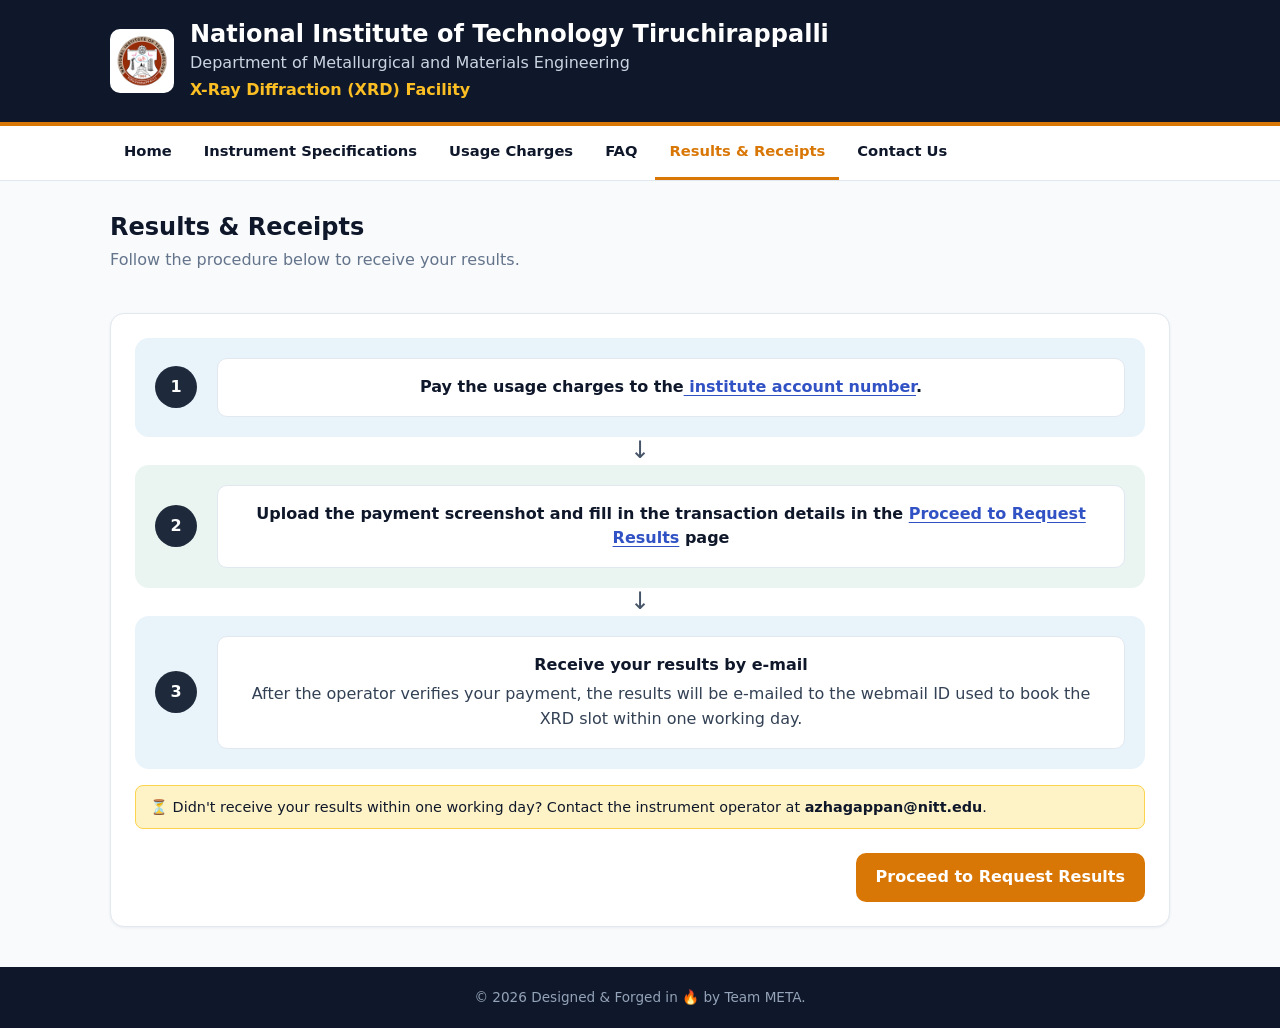
<file: results.html>
<!DOCTYPE html>
<html lang="en">
<head>
  <meta charset="UTF-8">
  <meta name="viewport" content="width=device-width, initial-scale=1">
  <!-- Security: restricts which domains the page may load scripts, styles, frames and data from -->
  <meta http-equiv="Content-Security-Policy" content="default-src 'self'; script-src 'self'; style-src 'self' 'unsafe-inline' https://fonts.googleapis.com; font-src https://fonts.gstatic.com; img-src 'self' data:; frame-src https://forms.office.com https://forms.cloud.microsoft https://*.microsoft.com https://*.office.com https://login.microsoftonline.com; object-src 'none'; base-uri 'self'; form-action 'none'">
  <meta name="referrer" content="strict-origin-when-cross-origin">
  <title>Results &amp; Receipts — XRD Facility</title>
  <meta name="description" content="Submit payment receipts and retrieve results.">
  <meta name="theme-color" content="#0f172a">
  <!-- Social sharing preview (replace og:image with a full https:// URL after deployment) -->
  <meta property="og:type" content="website">
  <meta property="og:title" content="Results &amp; Receipts — XRD Facility">
  <meta property="og:description" content="Submit payment receipts and retrieve results.">
  <meta property="og:image" content="assets/img/logo.png">
  <link rel="icon" href="assets/img/favicon.svg" type="image/svg+xml">
  <!-- Fonts: only the weights used on the site -->
  <link rel="preconnect" href="https://fonts.googleapis.com">
  <link rel="preconnect" href="https://fonts.gstatic.com" crossorigin>
  <link href="https://fonts.googleapis.com/css2?family=Inter:wght@400;600;700;800&display=swap" rel="stylesheet">
  <link rel="stylesheet" href="css/styles.css">
</head>
<body>
  <!-- HEADER + NAV: keep identical on every page (edit institute text here) -->
  <header class="site-header">
    <div class="container header-inner">
      <div class="brand">
        <img class="logo" src="assets/img/logo.png" width="64" height="64" alt="Institute logo">
        <div>
          <h1>National Institute of Technology Tiruchirappalli</h1>
          <p class="dept">Department of Metallurgical and Materials Engineering</p>
          <p class="facility">X-Ray Diffraction (XRD) Facility</p>
        </div>
      </div>
    </div>
  </header>

  <!-- NAVIGATION -->
  <nav class="nav" aria-label="Main">
    <div class="container nav-inner">
      <button class="nav-toggle" type="button" aria-expanded="false" aria-controls="navLinks">☰ Menu</button>
      <ul id="navLinks" class="nav-links">
        <li><a href="index.html">Home</a></li>
        <li><a href="instrument.html">Instrument Specifications</a></li>
        <li><a href="charges.html">Usage Charges</a></li>
        <li><a href="faq.html">FAQ</a></li>
        <li><a href="results.html" aria-current="page">Results &amp; Receipts</a></li>
        <li><a href="contact.html">Contact Us</a></li>
      </ul>
    </div>
  </nav>

  <!-- MAIN CONTENT -->
  <main class="container">
       <div class="page-title">
      <h2>Results &amp; Receipts</h2>
      <p>Follow the procedure below to receive your results.</p>
    </div>

    <!-- PROCEDURE: 3 steps the user must follow -->
    <section class="card steps-card" aria-label="Steps to request results">
      <ol class="steps">
        <li>
          <div class="step-content">
            <strong>Pay the usage charges to the<a href="charges.html#payment"> institute account number</a>.</strong>
          </div>
        </li>
        <li>
          <div class="step-content">
            <strong>Upload the payment screenshot and fill in the transaction details in the <a id="startResultsLink" href="#startResults">Proceed to Request Results</a> page</strong>
          </div>
        </li>
        <li>
          <div class="step-content">
            <strong>Receive your results by e-mail</strong>
            <p>After the operator verifies your payment, the results will be e-mailed to the webmail ID used to book the XRD slot within one working day.</p>
          </div>
        </li>
      </ol>
      <p class="notice">⏳ Didn't receive your results within one working day? Contact the instrument operator at <b>azhagappan@nitt.edu</b>.</p>
      <div class="flow-actions flow-actions-end">
        <button class="btn" id="startResults" type="button">Proceed to Request Results</button>
      </div>
    </section>
  </main>

  <dialog class="modal-box flow-dialog" id="paymentDialog" aria-labelledby="paymentTitle">
    <h3 id="paymentTitle">Have you paid the charges to the institute account?</h3>
    <div class="modal-actions">
      <a class="btn secondary" href="charges.html#payment">No, view account details</a>
      <a class="btn" href="upload.html">Yes, Proceed to Request Results</a>
    </div>
    <form class="payment-cancel" method="dialog"><button class="dialog-close" type="submit">Cancel</button></form>
  </dialog>

  <!-- FOOTER -->
  <footer class="site-footer">
    <div class="container">&copy; <span id="year"></span> Designed & Forged in 🔥 by Team META.</div>
  </footer>
  <script src="js/nav.js" defer></script>
  <script src="js/results-flow.js" defer></script>
</body>
</html>
</file>
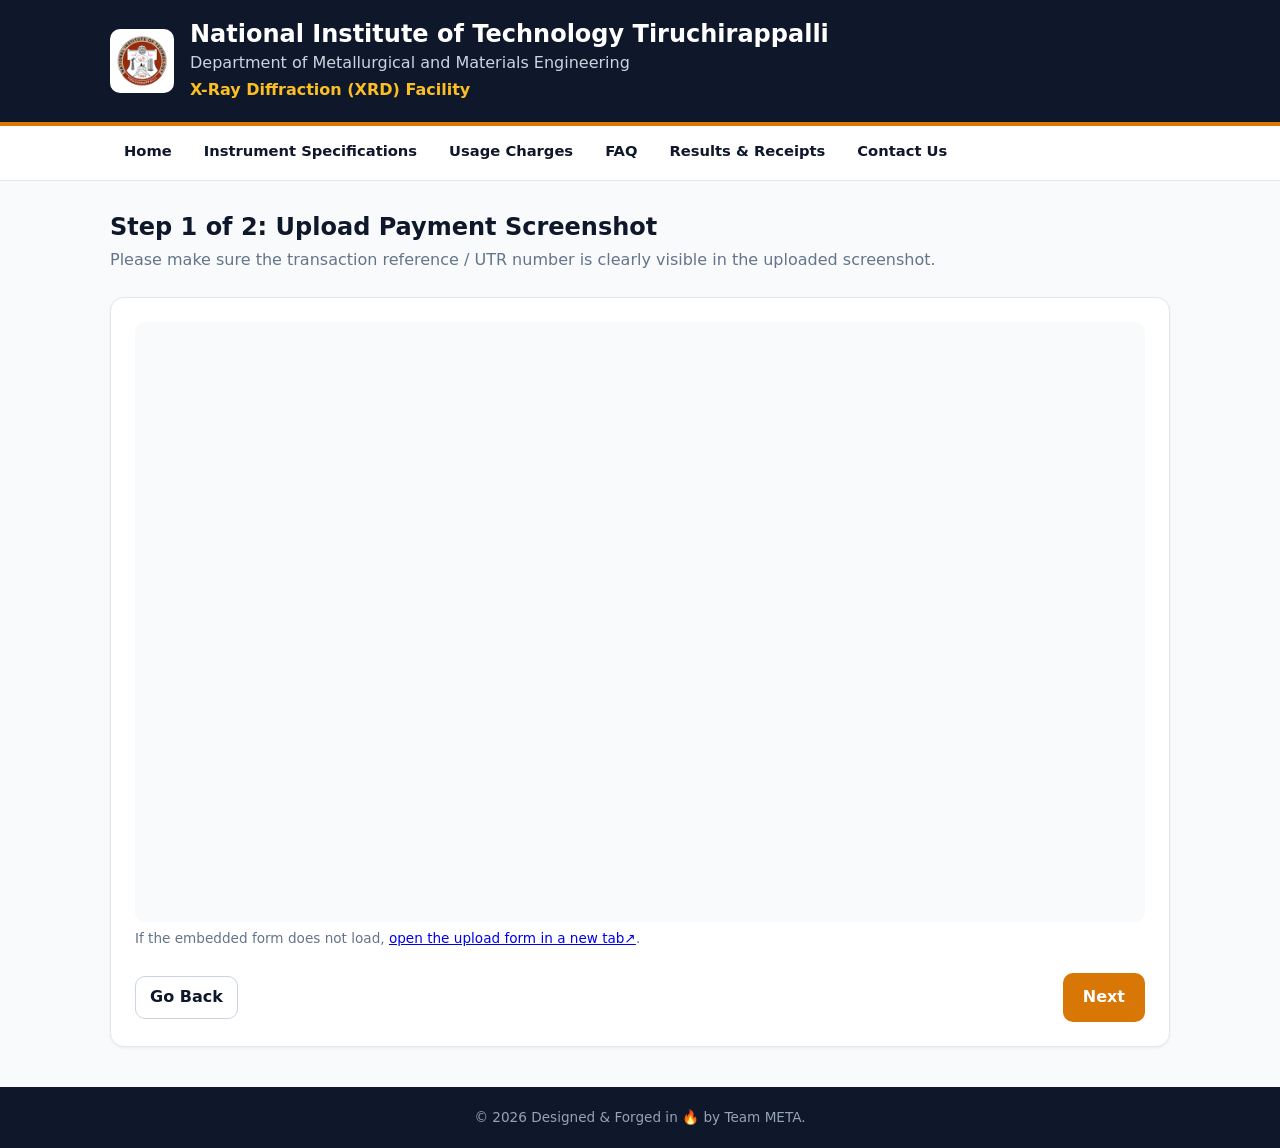
<file: upload.html>
<!DOCTYPE html>
<html lang="en">
<head>
  <meta charset="UTF-8">
  <meta name="viewport" content="width=device-width, initial-scale=1">
  <meta http-equiv="Content-Security-Policy" content="default-src 'self'; script-src 'self'; style-src 'self' 'unsafe-inline' https://fonts.googleapis.com; font-src https://fonts.gstatic.com; img-src 'self' data:; frame-src https://forms.zohopublic.in; object-src 'none'; base-uri 'self'; form-action 'none'">
  <meta name="referrer" content="strict-origin-when-cross-origin">
  <meta name="robots" content="noindex">
  <title>Upload Payment Screenshot — XRD Facility</title>
  <meta name="description" content="Upload a payment screenshot for your XRD results request.">
  <meta name="theme-color" content="#0f172a">
  <link rel="icon" href="assets/img/favicon.svg" type="image/svg+xml">
  <link rel="preconnect" href="https://fonts.googleapis.com">
  <link rel="preconnect" href="https://fonts.gstatic.com" crossorigin>
  <link href="https://fonts.googleapis.com/css2?family=Inter:wght@400;600;700;800&display=swap" rel="stylesheet">
  <link rel="stylesheet" href="css/styles.css">
</head>
<body>
  <header class="site-header">
    <div class="container header-inner">
      <div class="brand">
        <img class="logo" src="assets/img/logo.png" width="64" height="64" alt="Institute logo">
        <div>
          <h1>National Institute of Technology Tiruchirappalli</h1>
          <p class="dept">Department of Metallurgical and Materials Engineering</p>
          <p class="facility">X-Ray Diffraction (XRD) Facility</p>
        </div>
      </div>
    </div>
  </header>

  <nav class="nav" aria-label="Main">
    <div class="container nav-inner">
      <button class="nav-toggle" type="button" aria-expanded="false" aria-controls="navLinks">☰ Menu</button>
      <ul id="navLinks" class="nav-links">
        <li><a href="index.html">Home</a></li>
        <li><a href="instrument.html">Instrument Specifications</a></li>
        <li><a href="charges.html">Usage Charges</a></li>
        <li><a href="faq.html">FAQ</a></li>
        <li><a href="results.html">Results &amp; Receipts</a></li>
        <li><a href="contact.html">Contact Us</a></li>
      </ul>
    </div>
  </nav>

  <main class="container">
    <div class="page-title">
      <h2>Step 1 of 2: Upload Payment Screenshot</h2>
      <p class="muted">Please make sure the transaction reference / UTR number is clearly visible in the uploaded screenshot.</p>
      <div class="flow-actions">
    </div>
    <div class="card embed" id="uploadForm">
      <!-- Replace the iframe URL with the Zoho Forms embed URL if the form changes. -->
      <iframe
        src="https://forms.zohopublic.in/xrdnittzoho1/form/nittxrd/formperma/XbcbODYrbi8xTbIiSYtoZ1mG4EV8Wk7JP2rR-URErFs"
        title="XRD payment screenshot upload" loading="lazy"></iframe>
      <p class="muted small">If the embedded form does not load, <a href="https://forms.zohopublic.in/xrdnittzoho1/form/nittxrd/formperma/XbcbODYrbi8xTbIiSYtoZ1mG4EV8Wk7JP2rR-URErFs" target="_blank" rel="noopener noreferrer">open the upload form in a new tab↗</a>.</p>
      <div class="flow-actions">
        <a class="btn secondary" href="results.html">Go Back</a>
        <a class="btn" href="forms.html">Next</a>
      </div>
    </div>
  </main>

  <footer class="site-footer">
    <div class="container">&copy; <span id="year"></span> Designed &amp; Forged in 🔥 by Team META.</div>
  </footer>
  <script src="js/nav.js" defer></script>
</body>
</html>
</file>
<file: css/styles.css>
/* =====================================================================
   SITE STYLES — shared by every page.  (Viewer styles: css/viewer.css)
   ===================================================================== */

/* ---------- Design tokens (colours) ---------- */
:root {
  --navy: #0f172a; --navy2: #1e293b; --gold: #d97706; --bg: #f8fafc; --line: #e2e8f0; --muted: #64748b;
  --ok: #059669; --fast: #d97706; --full: #dc2626;
}

/* ---------- Base / typography / utilities ---------- */
* { box-sizing: border-box; }
body { margin: 0; font-family: "Inter", system-ui, sans-serif; background: var(--bg); color: var(--navy); line-height: 1.55; }
body.home-page { min-height: 100vh; display: flex; flex-direction: column; }
.home-page main { width: 100%; flex: 1 0 auto; }
body.noscroll { overflow: hidden; }
img { max-width: 100%; height: auto; }
.container { max-width: 1100px; margin: 0 auto; padding: 0 20px; }
h1, h2, h3 { margin: 0; line-height: 1.2; }
h2 { font-size: 1.5rem; margin-bottom: 6px; }
section { margin: 40px 0; }
.muted { color: var(--muted); margin: 2px 0; }
.small { font-size: .85rem; }
code { background: #eef2f7; padding: 1px 6px; border-radius: 4px; font-size: .9em; }
.mt-24 { margin-top: 24px; }
.mt-36 { margin-top: 36px; }

/* ---------- Header: logo, institute text, instrument status badge ---------- */
.site-header { background: var(--navy); color: #fff; border-bottom: 4px solid var(--gold); }
.header-inner { display: flex; flex-wrap: wrap; gap: 16px; align-items: center; justify-content: space-between; padding: 20px; }
.brand { display: flex; gap: 16px; align-items: center; min-width: 0; }
.logo { width: 64px; height: 64px; flex: none; object-fit: contain; background: #fff; border-radius: 10px; padding: 4px; }
.site-header h1 { font-size: 1.5rem; }
.dept { margin: 2px 0 0; color: #cbd5e1; }
.facility { margin: 2px 0 0; color: #fbbf24; font-weight: 600; }
.status-pill { display: inline-flex; align-items: center; gap: 8px; background: rgba(5,150,105,.18); border: 1px solid #10b981; color: #6ee7b7; padding: 6px 14px; border-radius: 999px; font-size: .85rem; font-weight: 600; }
.dot { width: 9px; height: 9px; border-radius: 50%; background: currentColor; animation: pulse 2s infinite; }
.status-pill.working { background: #059669; border-color: #059669; color: #fff; }
.status-pill.maint { background: #facc15; border-color: #eab308; color: #422006; }
.status-pill.unknown { background: #475569; border-color: #64748b; color: #fff; }
@keyframes pulse { 50% { opacity: .35; } }

/* ---------- Announcement ticker (pauses on hover) ---------- */
.ticker { display: flex; background: var(--navy2); color: #fff; overflow: hidden; }
.ticker-label { background: #334155; padding: 10px 16px; font-weight: 800; font-size: .8rem; letter-spacing: .08em; z-index: 1; }
.ticker-viewport { overflow: hidden; flex: 1; min-width: 0; display: flex; align-items: center; }
.ticker-track { display: flex; flex: none; white-space: nowrap; width: max-content; animation: scroll 20s linear infinite; }
.ticker-track span { flex: none; padding: 0 80px; }
@media (hover: hover) { .ticker:hover .ticker-track { animation-play-state: paused; } }
@keyframes scroll { to { transform: translateX(-50%); } }
@media (prefers-reduced-motion: reduce) {
  .ticker-track { animation: none; width: 100%; white-space: normal; }
  .ticker-track span { flex: 1 1 auto; min-width: 0; overflow-wrap: anywhere; padding: 8px 12px; }
  .ticker-track span[aria-hidden="true"] { display: none; }
  .dot { animation: none; }
}

/* ---------- Slot availability cards (home page) ---------- */
.section-head { display: flex; flex-wrap: wrap; justify-content: space-between; gap: 12px; align-items: end; margin-bottom: 16px; }
.refresh { display: flex; gap: 12px; align-items: center; flex-wrap: wrap; font-size: .85rem; }
.demo-note { background: #fef3c7; border: 1px solid #fcd34d; padding: 8px 14px; border-radius: 8px; font-size: .9rem; }
.cards { display: grid; grid-template-columns: repeat(auto-fit, minmax(min(300px, 100%), 1fr)); gap: 24px; }
.card { background: #fff; border: 1px solid var(--line); border-radius: 14px; padding: 24px; box-shadow: 0 1px 3px rgba(15,23,42,.06); }
.session { border-top: 5px solid var(--ok); }
.session.fast { border-top-color: var(--fast); }
.session.full { border-top-color: var(--full); }
.card-top { display: flex; justify-content: space-between; gap: 10px; align-items: start; }
.eyebrow { margin: 0 0 4px; font-size: .75rem; text-transform: uppercase; letter-spacing: .06em; color: var(--gold); font-weight: 700; }
.badge { padding: 4px 12px; border-radius: 999px; font-size: .8rem; font-weight: 700; color: #fff; white-space: nowrap; }
.badge.ok { background: var(--ok); } .badge.fast { background: var(--fast); } .badge.full { background: var(--full); }
.date { font-weight: 600; margin: 12px 0; }
.capacity { display: flex; align-items: center; justify-content: center; gap: 28px; padding: 12px 0 20px; }
.capacity-ring { position: relative; width: 132px; height: 132px; flex: none; }
.capacity-ring svg { display: block; width: 100%; height: 100%; transform: rotate(-90deg); }
.capacity-ring circle { fill: none; stroke-width: 8; }
.capacity-ring .ring-track { stroke: var(--line); }
.capacity-ring .ring-value { stroke: var(--ok); stroke-linecap: round; transition: stroke-dashoffset .6s ease, stroke .2s ease; }
.capacity-ring.fast .ring-value { stroke: var(--fast); }
.capacity-ring.full .ring-value { stroke: var(--full); }
.ring-label { position: absolute; inset: 0; display: flex; flex-direction: column; align-items: center; justify-content: center; }
.ring-label strong { font-size: 1.6rem; line-height: 1.1; }
.ring-label small { margin-top: 4px; color: var(--muted); font-size: .75rem; text-transform: uppercase; letter-spacing: .04em; }
.capacity-stats { display: grid; gap: 14px; margin: 0; }
.capacity-stats dt { color: var(--muted); font-size: .75rem; text-transform: uppercase; letter-spacing: .04em; }
.capacity-stats dd { margin: 0; font-size: 1.6rem; font-weight: 800; line-height: 1.2; }
@media (prefers-reduced-motion: reduce) { .capacity-ring .ring-value { transition: none; } }

/* ---------- Buttons and focus outlines ---------- */
.btn { font: inherit; font-weight: 700; border: 0; border-radius: 10px; padding: 12px 20px; cursor: pointer; background: var(--gold); color: #fff; transition: background .2s; }
.btn:hover:not(:disabled) { background: #b45309; }
.btn:disabled { background: #cbd5e1; color: #64748b; cursor: not-allowed; }
.btn.secondary { background: #fff; color: var(--navy); border: 1px solid #cbd5e1; padding: 8px 14px; }
.btn.secondary:hover:not(:disabled) { background: var(--line); }
.book { width: 100%; }
a:focus-visible, .btn:focus-visible, summary:focus-visible, input:focus-visible, .nav-toggle:focus-visible { outline: 3px solid #fbbf24; outline-offset: 2px; }

/* ---------- Specification tables (stack on phones) ---------- */
.specs table { width: 100%; border-collapse: collapse; }
.specs th, .specs td { text-align: left; padding: 12px 8px; border-bottom: 1px solid var(--line); vertical-align: top; }
.specs th { width: 32%; color: var(--navy2); }
@media (max-width: 560px) { .specs th, .specs td { display: block; width: 100%; padding: 4px 0; } .specs th { padding-top: 12px; } }

/* ---------- FAQ accordion ---------- */
.faq details { background: #fff; border: 1px solid var(--line); border-radius: 10px; margin-bottom: 10px; padding: 0 18px; }
.faq summary { cursor: pointer; font-weight: 600; padding: 14px 0; }
.faq details[open] { border-left: 4px solid var(--gold); }
.faq p { margin: 0 0 14px; color: #334155; }
.faq h3.faq-group { margin: 28px 0 12px; }
.faq ul { margin: 0 0 14px; padding-left: 20px; color: #334155; }

/* ---------- Footer ---------- */
.site-footer { background: var(--navy); color: #94a3b8; padding: 20px 0; text-align: center; font-size: .85rem; margin-top: 40px; }

/* ---------- Pre-booking modal ---------- */
.modal { position: fixed; inset: 0; background: rgba(15,23,42,.65); display: grid; place-items: center; padding: 16px; z-index: 50; }
.modal[hidden] { display: none; }
.modal-box { background: #fff; border-radius: 14px; padding: 28px; max-width: 520px; width: 100%; max-height: 90vh; overflow: auto; }
.check { display: flex; gap: 12px; align-items: flex-start; padding: 12px; border: 1px solid var(--line); border-radius: 10px; margin-top: 12px; cursor: pointer; }
.check input { margin-top: 4px; width: 18px; height: 18px; accent-color: var(--gold); flex: none; }
.modal-actions { display: flex; justify-content: flex-end; gap: 10px; margin-top: 22px; flex-wrap: wrap; }

/* ---------- Main navigation (sticky; becomes a dropdown on phones) ---------- */
.nav { background: #fff; border-bottom: 1px solid var(--line); position: sticky; top: 0; z-index: 40; }
.nav-inner { display: flex; align-items: center; }
.nav-links { list-style: none; margin: 0; padding: 0; display: flex; flex-wrap: wrap; gap: 4px; }
.nav-links a { display: block; padding: 14px; color: var(--navy); text-decoration: none; font-weight: 600; font-size: .92rem; border-bottom: 3px solid transparent; }
.nav-links a:hover { color: var(--gold); }
.nav-links a[aria-current="page"] { border-bottom-color: var(--gold); color: var(--gold); }
.nav-toggle { display: none; font: inherit; font-weight: 700; background: none; border: 0; padding: 14px 0; cursor: pointer; color: var(--navy); }

/* ---------- Content pages: titles, tables, notices, embeds, team ---------- */
.page-title { margin: 32px 0 20px; }
.page-title p { color: var(--muted); margin: 6px 0 0; }
.table-wrap { overflow-x: auto; }
.card > h3 + .table-wrap { margin-top: 16px; }
.data-table { width: 100%; border-collapse: collapse; min-width: 420px; }
.data-table th, .data-table td { text-align: left; padding: 12px 10px; border-bottom: 1px solid var(--line); }
.data-table thead th { background: var(--navy); color: #fff; }
.data-table thead th:first-child { border-top-left-radius: 10px; border-bottom-left-radius: 10px; }
.data-table thead th:last-child { border-top-right-radius: 10px; border-bottom-right-radius: 10px; }
.data-table th:last-child, .data-table td.price { text-align: right; }
.price { font-weight: 800; font-variant-numeric: tabular-nums; color: var(--gold); white-space: nowrap; }
.pricing-grid { display: grid; grid-template-columns: repeat(3, minmax(0, 1fr)); gap: 24px; align-items: stretch; margin: 24px 0 0; }
.pricing-card { display: flex; flex-direction: column; align-items: center; min-width: 0; padding: 28px 22px; background: #fff; border: 1px solid var(--line); border-radius: 16px; box-shadow: 0 4px 16px rgba(15,23,42,.05); text-align: center; }
.pricing-icon { width: 48px; height: 48px; margin: 0 0 12px; color: var(--navy); }
.pricing-card h3 { font-size: 1.12rem; min-height: 2.7em; display: flex; align-items: center; justify-content: center; }
.pricing-amount { display: flex; align-items: baseline; justify-content: center; gap: 4px; margin: 14px 0 20px; white-space: nowrap; color: #3152c4; }
.pricing-amount .currency { color: var(--navy); font-size: 1.3rem; font-weight: 700; }
.pricing-amount strong { font-size: clamp(2.2rem, 3.2vw, 3rem); line-height: 1; letter-spacing: -.04em; font-variant-numeric: tabular-nums; }
.pricing-amount .per-sample { color: var(--muted); font-size: .85rem; }
.pricing-description { max-width: 32ch; margin: auto 0 0; color: var(--muted); font-size: .92rem; line-height: 1.6; }
.two-col { display: grid; grid-template-columns: repeat(auto-fit, minmax(min(300px, 100%), 1fr)); gap: 24px; margin-top: 24px; }
.payment-section { margin: 32px 0 0; scroll-margin-top: 80px; }
.payment-section .two-col { margin-top: 16px; }
.notice { background: #fef3c7; border: 1px solid #fcd34d; border-radius: 8px; padding: 10px 14px; font-size: .9rem; margin-top: 16px; }
.embed iframe { width: 100%; height: 80vh; min-height: 520px; border: 0; border-radius: 10px; background: var(--bg); }
#txnForm iframe { display: block; height: 2000px; min-height: 2000px; }
#bookingForm iframe { display: block; height: 2250px; min-height: 2250px; }
#uploadForm iframe { display: block; height: 600px; min-height: 600px; }
#txnForm .form-direct { display: inline-block; margin-bottom: 12px; text-decoration: none; }
.steps-card { margin-bottom: 24px; }
.steps { list-style: none; counter-reset: step; margin: 0; padding: 0; display: grid; gap: 28px; }
.steps li { counter-increment: step; position: relative; display: flex; align-items: center; gap: 20px; padding: 20px; border-radius: 14px; background: #e8f3fa; }
.steps li:nth-child(even) { background: #eaf5f1; }
.steps li::before { content: counter(step); flex: 0 0 42px; height: 42px; border-radius: 50%; background: var(--navy2); color: #fff; font-weight: 800; display: grid; place-items: center; }
.steps li:not(:last-child)::after { content: "↓"; position: absolute; left: 50%; bottom: -27px; transform: translateX(-50%); color: #475569; font-size: 24px; line-height: 28px; }
.step-content { flex: 1; min-width: 0; padding: 16px 18px; border: 1px solid var(--line); border-radius: 10px; background: #fff; text-align: center; }
.steps p { margin: 4px 0 0; color: #334155; }
.steps a { color: #3152c4; text-decoration: underline; text-underline-offset: 3px; }
.embed h3 { margin-bottom: 12px; }
.flow-actions { display: flex; justify-content: space-between; align-items: center; flex-wrap: wrap; gap: 12px; margin-top: 24px; }
.flow-actions-end { justify-content: flex-end; }
.flow-actions .btn, .flow-dialog .btn { display: inline-block; text-decoration: none; text-align: center; }
.flow-dialog { border: 0; color: var(--navy); font: inherit; }
.flow-dialog::backdrop { background: rgba(15,23,42,.65); }
.flow-dialog p { margin: 14px 0 0; }
.payment-cancel { text-align: center; }
.dialog-close { margin-top: 16px; padding: 4px 0; border: 0; background: transparent; color: var(--navy); font: inherit; text-decoration: underline; cursor: pointer; }
.dialog-close:focus-visible { outline: 3px solid #fbbf24; outline-offset: 2px; }
html { scroll-behavior: smooth; }
@media (prefers-reduced-motion: reduce) { html { scroll-behavior: auto; } }
.people { display: grid; grid-template-columns: repeat(auto-fit, minmax(min(260px, 100%), 1fr)); gap: 24px; }
.person { text-align: center; }
.person img { width: 160px; height: 160px; border-radius: 50%; object-fit: cover; border: 4px solid var(--gold); background: var(--line); }
.person h3 { margin-top: 14px; }
.role { color: var(--gold); font-weight: 700; font-size: .85rem; text-transform: uppercase; letter-spacing: .05em; margin: 4px 0 10px; }
.person p { margin: 4px 0; word-break: break-word; }

/* ---------- Responsive breakpoints ---------- */
/* Tablet (761–1024px): tighter spacing, smaller nav text so all links fit */
@media (min-width: 761px) and (max-width: 1024px) {
  .container { padding: 0 16px; }
  .nav-links a { padding: 12px 10px; font-size: .88rem; }
  .card { padding: 20px; }
  .capacity { gap: 20px; }
  .capacity-ring { width: 120px; height: 120px; }
}
/* Phone (≤760px): collapsible menu, stacked header */
@media (max-width: 760px) {
  .data-table { min-width: 0; table-layout: fixed; }
  .data-table th, .data-table td { padding: 10px 6px; overflow-wrap: anywhere; }
  .nav-inner { flex-direction: column; align-items: stretch; }
  .nav-toggle { display: block; align-self: flex-end; text-align: right; min-height: 44px; }
  .nav-links { display: none; flex-direction: column; align-items: stretch; align-self: stretch; padding-bottom: 8px; }
  .nav-links.open { display: flex; }
  .nav-links a { border-bottom: 0; border-right: 3px solid transparent; padding: 12px; text-align: right; }
  .nav-links a[aria-current="page"] { border-right-color: var(--gold); }
  .header-inner { padding: 16px; }
  .site-header h1 { font-size: 1.25rem; }
  .status-pill { font-size: .8rem; }
  .ticker-label { padding: 10px 10px; font-size: .7rem; }
  .ticker-track { font-size: .85rem; }
  #txnForm iframe { height: 1750px; min-height: 1750px; }
  #txnForm { padding-left: 8px; padding-right: 8px; }
  #bookingForm iframe { height: 2150px; min-height: 2150px; }
  #bookingForm { padding-left: 8px; padding-right: 8px; }
  #uploadForm iframe { height: 600px; min-height: 600px; }
}
@media (max-width: 900px) {
  .pricing-grid { grid-template-columns: repeat(2, minmax(0, 1fr)); gap: 16px; }
  .pricing-card:last-child { grid-column: 1 / -1; width: min(100%, calc((100% - 16px) / 2)); justify-self: center; }
}
@media (max-width: 560px) {
  .steps li { gap: 12px; padding: 14px; }
  .steps li::before { flex-basis: 36px; height: 36px; }
  .step-content { padding: 12px; }
  .pricing-grid { grid-template-columns: 1fr; gap: 14px; }
  .pricing-card, .pricing-card:last-child { grid-column: auto; width: 100%; padding: 24px 20px; }
  .pricing-card h3 { min-height: 0; }
  .pricing-icon { margin: 0 0 10px; }
  .pricing-amount { margin: 12px 0 14px; }
}
/* Small phones: smaller logo, compact cards, shorter embed */
@media (max-width: 480px) {
  .logo { width: 52px; height: 52px; }
  .card { padding: 16px; }
  .capacity { gap: 16px; }
  .capacity-ring { width: 104px; height: 104px; }
  .ring-label strong, .capacity-stats dd { font-size: 1.35rem; }
  .embed iframe { min-height: 440px; height: 75vh; }
  .section-head { align-items: start; }
}
</file>
<file: css/viewer.css>
/* =====================================================================
   INTERACTIVE 3D VIEWER — only loaded by instrument.html
   (variables such as --gold and --navy come from styles.css)
   ===================================================================== */

/* ---------- Container, stage and perspective rig ---------- */
.viewer { background: linear-gradient(180deg, #0b1220, #1e293b); border-radius: 16px; padding: 16px; color: #fff; }
.v-stage { position: relative; width: 100%; aspect-ratio: 1 / 1; max-height: 78vh; margin: 0 auto; container-type: size; perspective: 1400px;
  overflow: hidden; border-radius: 12px; cursor: grab; touch-action: pan-y; user-select: none; -webkit-user-select: none;
  background: #e7ecf2; }
.v-stage.grabbing { cursor: grabbing; }
.v-rig { position: absolute; inset: 0; transform-style: preserve-3d; transition: transform .25s ease-out; }

/* ---------- Image layers (one per view) and the moving light glare ---------- */
.v-layer { position: absolute; inset: 0; display: grid; place-items: center; }
.v-layer:nth-child(1) { background: #e7ecf2; }
.v-layer:nth-child(2) { background: #e9eef4; }
.v-layer:nth-child(3) { background: #e2e9f1; }
.v-stage.moving .v-layer { will-change: transform, opacity; }
.v-frame { position: relative; --r: 1; height: min(100cqh, calc(100cqw / var(--r))); aspect-ratio: var(--r); }
.v-frame img { width: 100%; height: 100%; object-fit: contain; display: block; pointer-events: none; }

/* ---------- Hotspot dots (big invisible touch area for fingers) ---------- */
.v-spot { position: absolute; width: 12px; height: 12px; margin: -6px 0 0 -6px; border-radius: 50%; border: 1.5px solid #fff;
  background: var(--gold); opacity: .85; cursor: pointer; padding: 0; transition: opacity .3s, transform .2s; z-index: 2; box-shadow: 0 0 0 1px rgba(0,0,0,.4); }
.v-spot::before { content: ""; position: absolute; inset: -16px; }
.v-spot:hover, .v-spot.on { background: #059669; transform: scale(1.25); }
.v-stage.no-dots .v-spot, .v-stage.no-dots .v-arrows { visibility: hidden; }

/* ---------- Arrows from dot to part (visible only on hover / tap) ---------- */
.v-arrows { position: absolute; inset: 0; width: 100%; height: 100%; pointer-events: none; overflow: visible; transition: opacity .3s; }
.v-arrow { opacity: 0; transition: opacity .15s; }
.v-arrow.on { opacity: 1; }
.v-arrow .halo { stroke: rgba(15,23,42,.85); stroke-width: 4; stroke-linecap: round; fill: rgba(15,23,42,.85); stroke-linejoin: round; }
.v-arrow .line { stroke: #fff; stroke-width: 1.8; stroke-linecap: round; }
.v-arrow .head { fill: #fff; }
.v-arrow.on .line { stroke: #fbbf24; stroke-width: 2.4; }
.v-arrow.on .head { fill: #fbbf24; }

/* ---------- Popup text, hint chip ---------- */
.v-tip { position: absolute; z-index: 5; width: max-content; max-width: min(240px, 70%); pointer-events: none;
  background: #fff; color: var(--navy); border-radius: 10px; padding: 8px 12px; font-size: .85rem; line-height: 1.35;
  box-shadow: 0 8px 24px rgba(0,0,0,.4); opacity: 0; visibility: hidden; transition: opacity .15s; }
.v-tip.show { opacity: 1; visibility: visible; }
.v-tip strong { display: block; color: var(--gold); }
.v-hint { position: absolute; left: 50%; bottom: 14px; transform: translateX(-50%); background: rgba(15,23,42,.8); padding: 6px 14px;
  border-radius: 999px; font-size: .8rem; pointer-events: none; transition: opacity .4s; text-align: center; max-width: 92%; z-index: 3; }

/* ---------- Controls: view buttons and slider ---------- */
.v-controls { display: flex; flex-wrap: wrap; align-items: center; gap: 12px; margin-top: 14px; }
.v-controls input[type=range] { flex: 1 1 200px; accent-color: var(--gold); }
.v-btn { font: inherit; font-weight: 600; font-size: .85rem; background: transparent; color: #fff; border: 1px solid #64748b; border-radius: 999px; padding: 8px 14px; min-height: 40px; cursor: pointer; }
.v-btn.active { background: var(--gold); border-color: var(--gold); }
.v-spot:focus-visible, .v-btn:focus-visible { outline: 3px solid #fbbf24; outline-offset: 2px; }
@media (prefers-reduced-motion: reduce) { .v-rig { transition: none; } }

/* ---------- Responsive: shorter stage on phones held sideways, tighter padding on small phones ---------- */
@media (max-height: 500px) and (orientation: landscape) { .v-stage { max-height: 92vh; } }
@media (max-width: 480px) { .viewer { padding: 10px; } .v-hint { font-size: .72rem; } }
</file>
